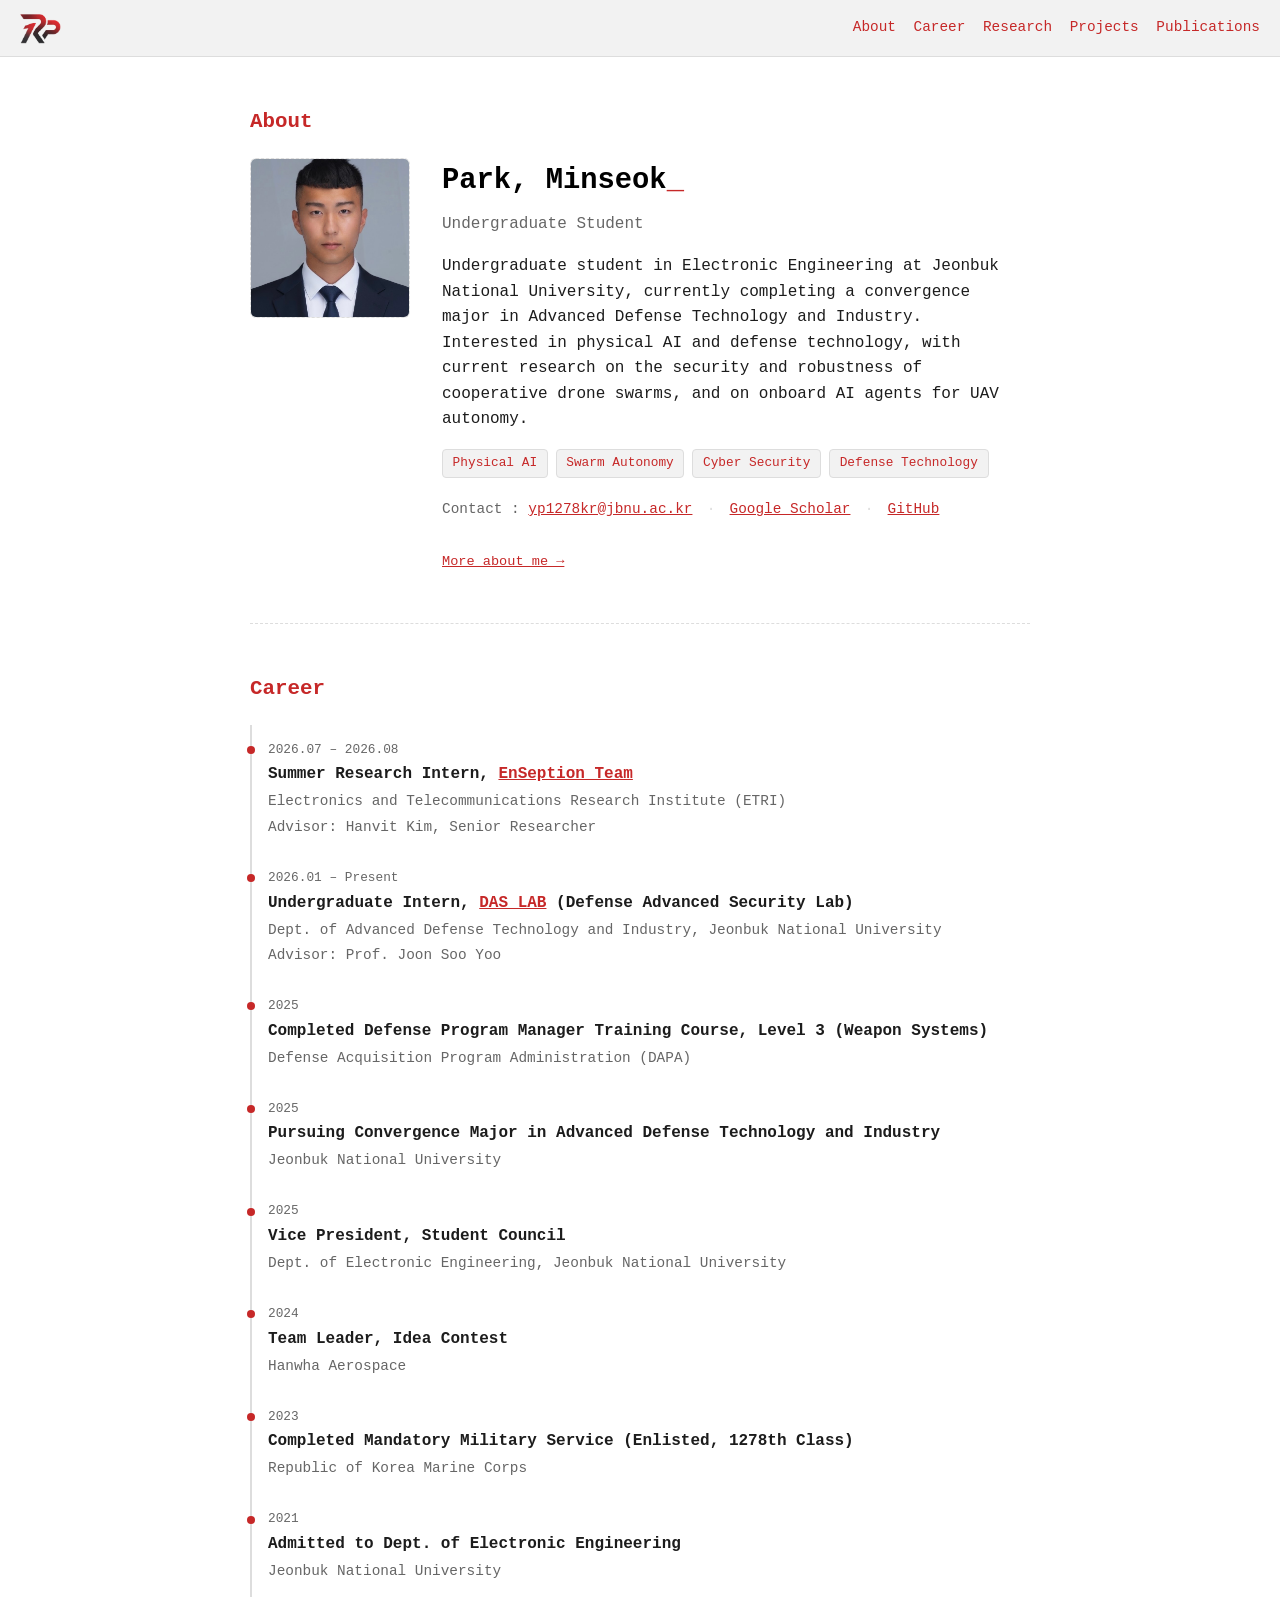
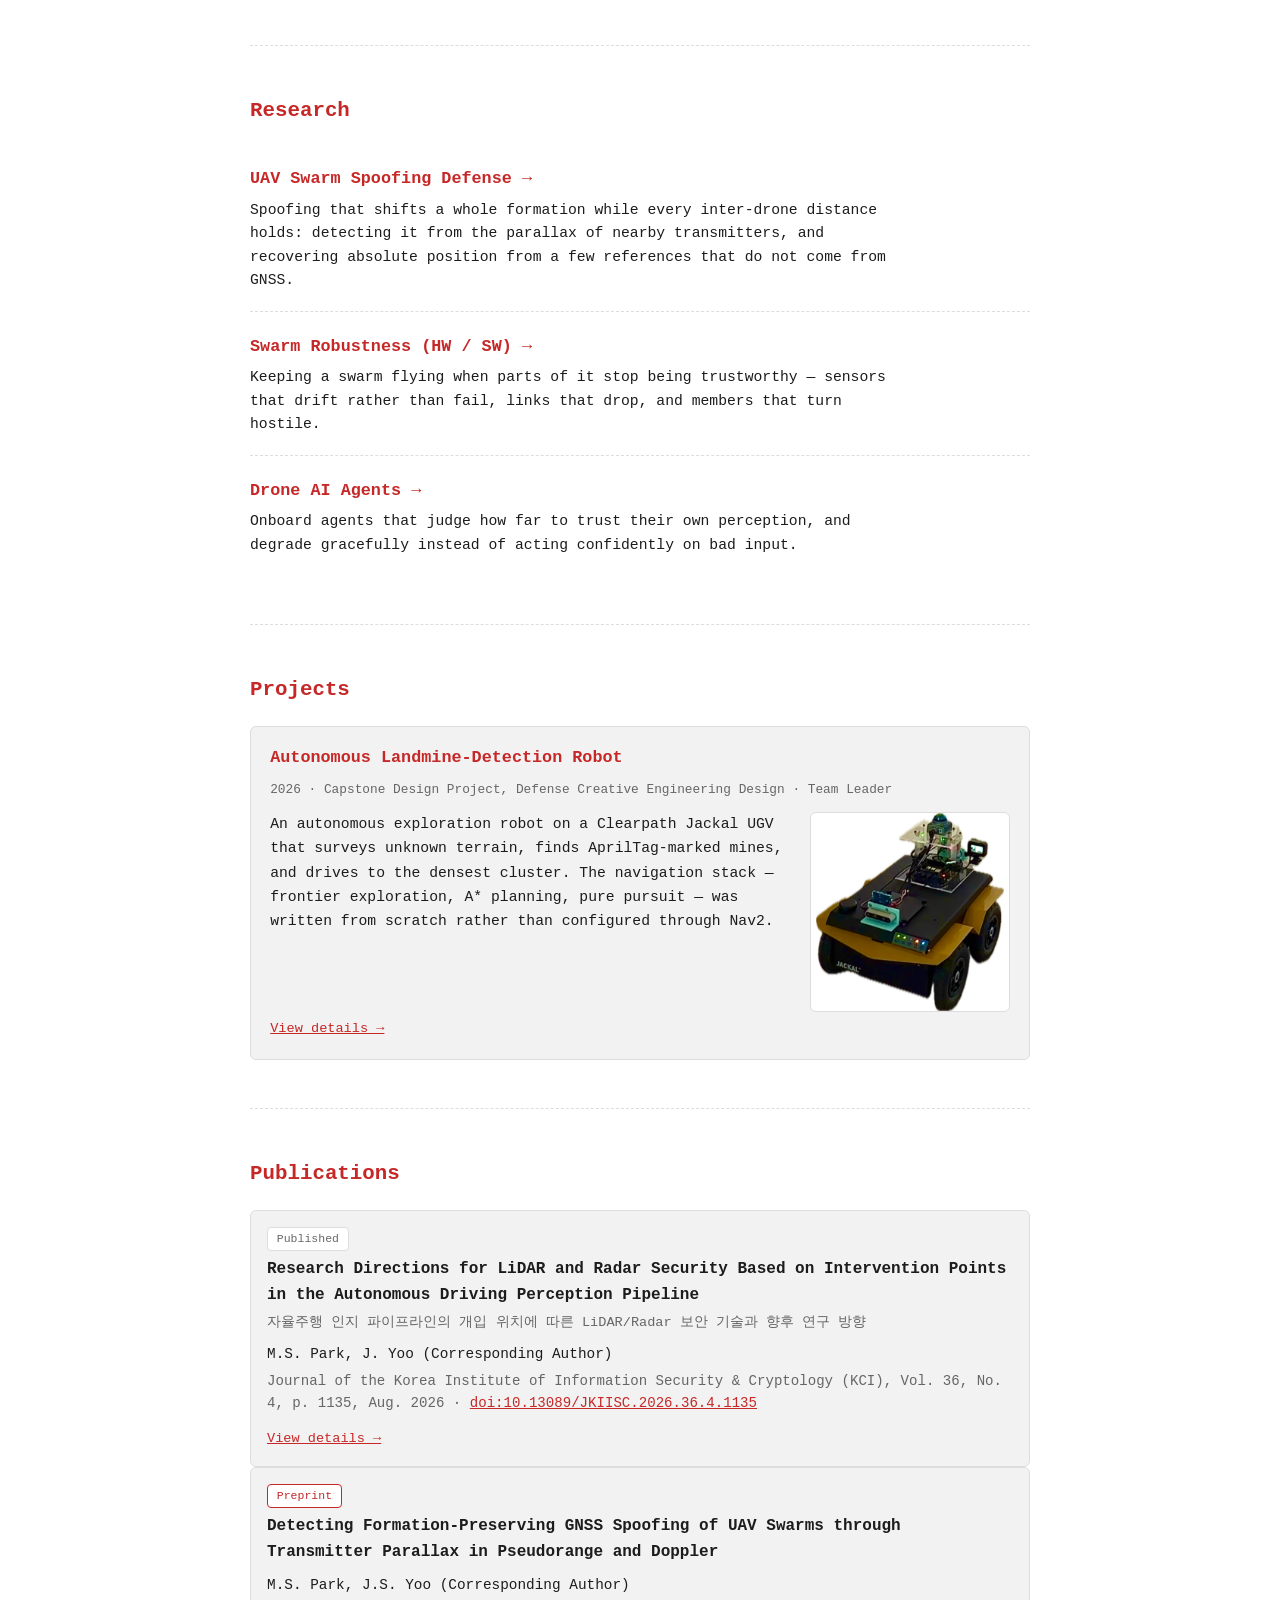
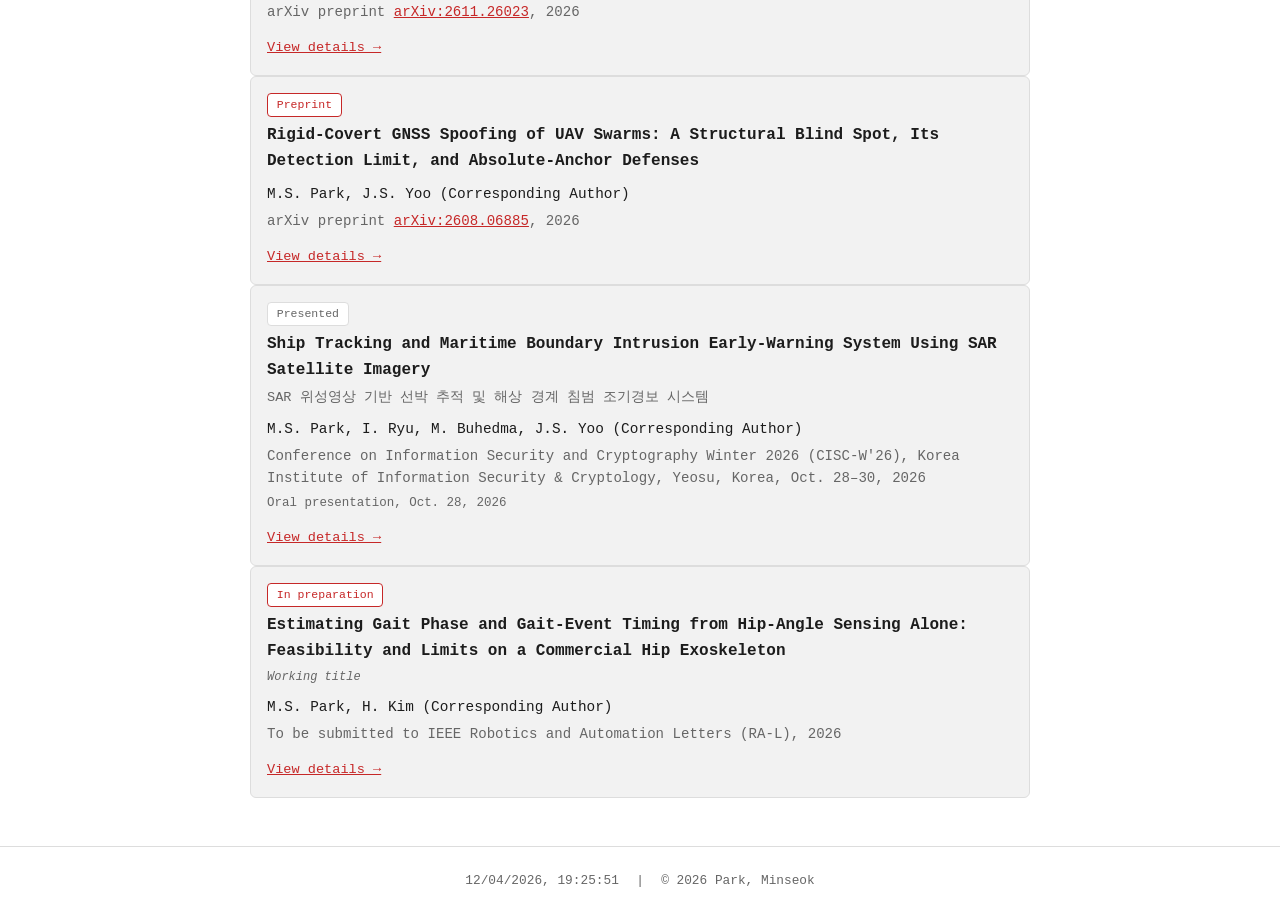
<file: index.html>
<!doctype html>
<html lang="en">
<head>
<meta charset="UTF-8">
<meta name="viewport" content="width=device-width, initial-scale=1.0">
<title>Park, Minseok</title>
<meta name="description" content="Park, Minseok — Physical AI, Defense Technology, Space Security &amp; Cyber Security researcher">
<link rel="icon" type="image/png" href="assets/favicon.png">
<link rel="stylesheet" href="css/style.css?v=19">
</head>
<body>

<header class="term-bar">
  <a href="/" class="home-btn" aria-label="Home"><img src="assets/logo.png" alt="Home" class="home-logo"></a>
  <nav class="term-nav">
    <a href="#about">About</a>
    <a href="#career">Career</a>
    <a href="#research">Research</a>
    <a href="#projects">Projects</a>
    <a href="#publications">Publications</a>
  </nav>
  <button class="term-nav-toggle" id="navToggle" aria-label="toggle menu">☰</button>
</header>

<main>

  <section id="about" class="section hero">
    <h2 class="section-title">About</h2>
    <div class="hero-body">
      <img class="avatar" id="avatar" src="assets/profile.jpg" alt="Park, Minseok">
      <div class="hero-text">
        <h1><span class="typed" id="typedName"></span><span class="cursor">_</span></h1>
        <p class="role">Undergraduate Student</p>
        <p class="bio">
          Undergraduate student in Electronic Engineering at Jeonbuk National University, currently
          completing a convergence major in Advanced Defense Technology and Industry. Interested in physical AI and
          defense technology, with current research on the security and robustness of cooperative drone
          swarms, and on onboard AI agents for UAV autonomy.
        </p>
        <div class="badges">
          <span class="badge">Physical AI</span>
          <span class="badge">Swarm Autonomy</span>
          <span class="badge">Cyber Security</span>
          <span class="badge">Defense Technology</span>
        </div>
        <p class="contact-line">Contact : <a href="mailto:yp1278kr@jbnu.ac.kr">yp1278kr@jbnu.ac.kr</a>
        <span class="contact-sep">·</span> <a href="https://scholar.google.com/citations?user=1pGmtR8AAAAJ" target="_blank" rel="noopener">Google Scholar</a>
        <span class="contact-sep">·</span> <a href="https://github.com/rokyp1278" target="_blank" rel="noopener">GitHub</a></p>
        <a href="/about.html" class="detail-cta">More about me &rarr;</a>
      </div>
    </div>
  </section>

  <section id="career" class="section">
    <h2 class="section-title">Career</h2>
    <ul class="timeline">
      <li>
        <span class="tl-date">2026.07 – 2026.08</span>
        <span class="tl-title">Summer Research Intern, <a href="https://enseptionteam.github.io/" target="_blank" rel="noopener">EnSeption Team</a></span>
        <span class="tl-org">Electronics and Telecommunications Research Institute (ETRI)</span>
        <span class="tl-org">Advisor: Hanvit Kim, Senior Researcher</span>
      </li>
      <li>
        <span class="tl-date">2026.01 – Present</span>
        <span class="tl-title">Undergraduate Intern, <a href="https://das.jbnu.ac.kr" target="_blank" rel="noopener">DAS LAB</a> (Defense Advanced Security Lab)</span>
        <span class="tl-org">Dept. of Advanced Defense Technology and Industry, Jeonbuk National University</span>
        <span class="tl-org">Advisor: Prof. Joon Soo Yoo</span>
      </li>
      <li>
        <span class="tl-date">2025</span>
        <span class="tl-title">Completed Defense Program Manager Training Course, Level 3 (Weapon Systems)</span>
        <span class="tl-org">Defense Acquisition Program Administration (DAPA)</span>
      </li>
      <li>
        <span class="tl-date">2025</span>
        <span class="tl-title">Pursuing Convergence Major in Advanced Defense Technology and Industry</span>
        <span class="tl-org">Jeonbuk National University</span>
      </li>
      <li>
        <span class="tl-date">2025</span>
        <span class="tl-title">Vice President, Student Council</span>
        <span class="tl-org">Dept. of Electronic Engineering, Jeonbuk National University</span>
      </li>
      <li>
        <span class="tl-date">2024</span>
        <span class="tl-title">Team Leader, Idea Contest</span>
        <span class="tl-org">Hanwha Aerospace</span>
      </li>
      <li>
        <span class="tl-date">2023</span>
        <span class="tl-title">Completed Mandatory Military Service (Enlisted, 1278th Class)</span>
        <span class="tl-org">Republic of Korea Marine Corps</span>
      </li>
      <li>
        <span class="tl-date">2021</span>
        <span class="tl-title">Admitted to Dept. of Electronic Engineering</span>
        <span class="tl-org">Jeonbuk National University</span>
      </li>
    </ul>
  </section>

  <section id="research" class="section">
    <h2 class="section-title">Research</h2>
    <ul class="res-list">
      <li>
        <a class="res-title" href="/research/uav-swarm-spoofing.html">UAV Swarm Spoofing Defense</a>
        <p>Spoofing that shifts a whole formation while every inter-drone distance holds: detecting it
        from the parallax of nearby transmitters, and recovering absolute position from a few references
        that do not come from GNSS.</p>
      </li>
      <li>
        <a class="res-title" href="/research/swarm-robustness.html">Swarm Robustness (HW / SW)</a>
        <p>Keeping a swarm flying when parts of it stop being trustworthy &mdash; sensors that drift
        rather than fail, links that drop, and members that turn hostile.</p>
      </li>
      <li>
        <a class="res-title" href="/research/drone-ai-agents.html">Drone AI Agents</a>
        <p>Onboard agents that judge how far to trust their own perception, and degrade gracefully
        instead of acting confidently on bad input.</p>
      </li>
    </ul>
  </section>

  <section id="projects" class="section">
    <h2 class="section-title">Projects</h2>
    <div class="cards stack">
      <div class="card">
        <h3><a href="/projects/jackal.html" class="card-link">Autonomous Landmine-Detection Robot</a></h3>
        <span class="proj-meta">2026 &middot; Capstone Design Project, Defense Creative Engineering Design &middot; Team Leader</span>
        <div class="project-desc">
          <p>An autonomous exploration robot on a Clearpath Jackal UGV that surveys unknown terrain, finds
          AprilTag-marked mines, and drives to the densest cluster. The navigation stack &mdash; frontier
          exploration, A* planning, pure pursuit &mdash; was written from scratch rather than configured
          through Nav2.</p>
          <img class="project-img" src="assets/jackal-robot.jpg" alt="Clearpath Jackal UGV with LiDAR, cameras, and Jetson mounted on top">
        </div>
        <a href="/projects/jackal.html" class="proj-link">View details &rarr;</a>
      </div>
    </div>
  </section>

  <section id="publications" class="section">
    <h2 class="section-title">Publications</h2>
    <ul class="pub-list">
      <li>
        <span class="pub-status accepted">Published</span>
        <span class="pub-title"><a href="/publications/lidar-radar-security.html" class="card-link">Research Directions for LiDAR and Radar Security Based on Intervention Points in the Autonomous Driving Perception Pipeline</a></span>
        <span class="pub-title-kr">자율주행 인지 파이프라인의 개입 위치에 따른 LiDAR/Radar 보안 기술과 향후 연구 방향</span>
        <span class="pub-authors">M.S. Park, J. Yoo (Corresponding Author)</span>
        <span class="pub-venue">Journal of the Korea Institute of Information Security &amp; Cryptology (KCI), Vol. 36, No. 4, p. 1135, Aug. 2026 &middot; <a href="https://doi.org/10.13089/JKIISC.2026.36.4.1135" target="_blank" rel="noopener">doi:10.13089/JKIISC.2026.36.4.1135</a></span>
        <a href="/publications/lidar-radar-security.html" class="proj-link">View details &rarr;</a>
      </li>
      <li>
        <span class="pub-status">Preprint</span>
        <span class="pub-title"><a href="/publications/swarm-parallax.html" class="card-link">Detecting Formation-Preserving GNSS Spoofing of UAV Swarms through Transmitter Parallax in Pseudorange and Doppler</a></span>
        <span class="pub-authors">M.S. Park, J.S. Yoo (Corresponding Author)</span>
        <span class="pub-venue">arXiv preprint <a href="https://arxiv.org/abs/2611.26023" target="_blank" rel="noopener">arXiv:2611.26023</a>, 2026</span>
        <a href="/publications/swarm-parallax.html" class="proj-link">View details &rarr;</a>
      </li>
      <li>
        <span class="pub-status">Preprint</span>
        <span class="pub-title"><a href="/publications/rigidshift.html" class="card-link">Rigid-Covert GNSS Spoofing of UAV Swarms: A Structural Blind Spot, Its Detection Limit, and Absolute-Anchor Defenses</a></span>
        <span class="pub-authors">M.S. Park, J.S. Yoo (Corresponding Author)</span>
        <span class="pub-venue">arXiv preprint <a href="https://arxiv.org/abs/2608.06885" target="_blank" rel="noopener">arXiv:2608.06885</a>, 2026</span>
        <a href="/publications/rigidshift.html" class="proj-link">View details &rarr;</a>
      </li>
      <li>
        <span class="pub-status accepted">Presented</span>
        <span class="pub-title"><a href="/publications/sar-ship-tracking.html" class="card-link">Ship Tracking and Maritime Boundary Intrusion Early-Warning System Using SAR Satellite Imagery</a></span>
        <span class="pub-title-kr">SAR 위성영상 기반 선박 추적 및 해상 경계 침범 조기경보 시스템</span>
        <span class="pub-authors">M.S. Park, I. Ryu, M. Buhedma, J.S. Yoo (Corresponding Author)</span>
        <span class="pub-venue">Conference on Information Security and Cryptography Winter 2026 (CISC-W'26), Korea Institute of Information Security &amp; Cryptology, Yeosu, Korea, Oct. 28&ndash;30, 2026</span>
        <span class="pub-dates">Oral presentation, Oct. 28, 2026</span>
        <a href="/publications/sar-ship-tracking.html" class="proj-link">View details &rarr;</a>
      </li>
      <li>
        <span class="pub-status">In preparation</span>
        <span class="pub-title"><a href="/publications/gait-timing.html" class="card-link">Estimating Gait Phase and Gait-Event Timing from Hip-Angle Sensing Alone: Feasibility and Limits on a Commercial Hip Exoskeleton</a></span>
        <span class="pub-note">Working title</span>
        <span class="pub-authors">M.S. Park, H. Kim (Corresponding Author)</span>
        <span class="pub-venue">To be submitted to IEEE Robotics and Automation Letters (RA-L), 2026</span>
        <a href="/publications/gait-timing.html" class="proj-link">View details &rarr;</a>
      </li>
    </ul>
  </section>

</main>

<footer class="term-footer">
  <span id="clock"></span>
  <span class="footer-sep">|</span>
  <span>© <span id="year"></span> Park, Minseok</span>
</footer>

<script src="js/script.js"></script>
</body>
</html>
</file>
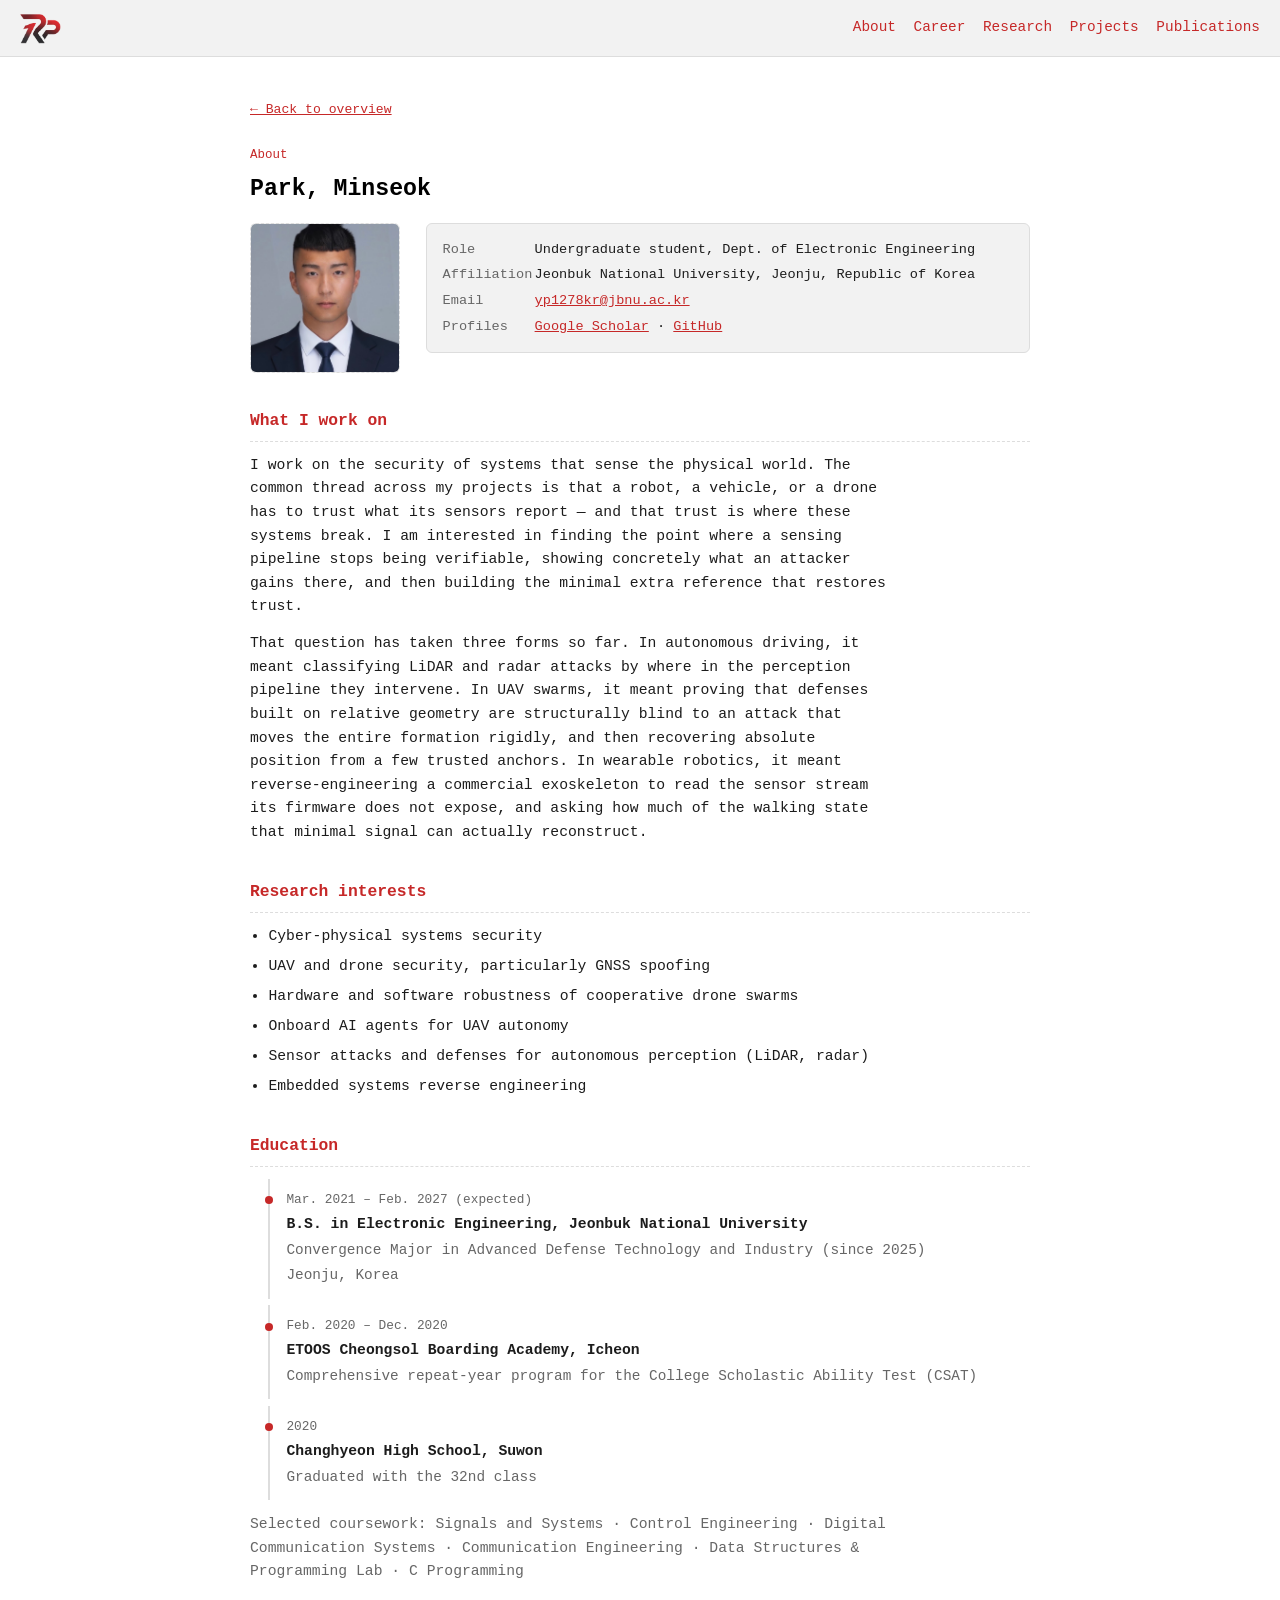
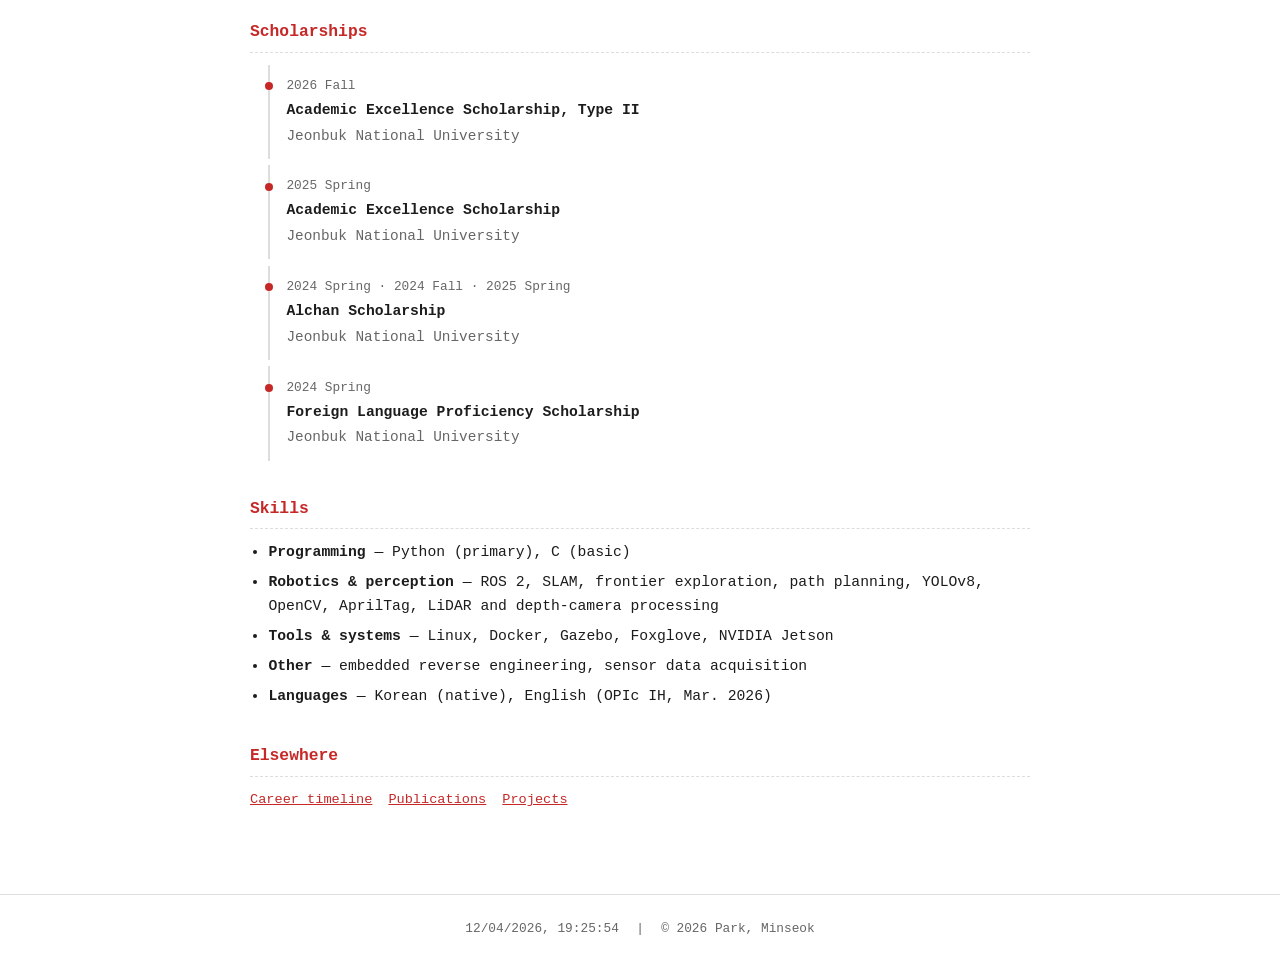
<file: about.html>
<!doctype html>
<html lang="en">
<head>
<meta charset="UTF-8">
<meta name="viewport" content="width=device-width, initial-scale=1.0">
<title>About — Park, Minseok</title>
<meta name="description" content="Park, Minseok — research interests, education, scholarships, and skills">
<link rel="icon" type="image/png" href="/assets/favicon.png">
<link rel="stylesheet" href="/css/style.css?v=19">
</head>
<body>

<header class="term-bar">
  <a href="/" class="home-btn" aria-label="Home"><img src="/assets/logo.png" alt="Home" class="home-logo"></a>
  <nav class="term-nav">
    <a href="/#about">About</a>
    <a href="/#career">Career</a>
    <a href="/#research">Research</a>
    <a href="/#projects">Projects</a>
    <a href="/#publications">Publications</a>
  </nav>
  <button class="term-nav-toggle" id="navToggle" aria-label="toggle menu">☰</button>
</header>

<main>
  <article class="detail">
    <a href="/#about" class="back-link">← Back to overview</a>

    <span class="detail-kicker">About</span>
    <h1 class="detail-title">Park, Minseok</h1>

    <div class="detail-hero">
      <img class="avatar" src="/assets/profile.jpg" alt="Park, Minseok">
      <div class="detail-meta">
        <span><span class="label">Role</span><span class="val">Undergraduate student, Dept. of Electronic Engineering</span></span>
        <span><span class="label">Affiliation</span><span class="val">Jeonbuk National University, Jeonju, Republic of Korea</span></span>
        <span><span class="label">Email</span><span class="val"><a href="mailto:yp1278kr@jbnu.ac.kr">yp1278kr@jbnu.ac.kr</a></span></span>
        <span><span class="label">Profiles</span><span class="val"><a href="https://scholar.google.com/citations?user=1pGmtR8AAAAJ" target="_blank" rel="noopener">Google Scholar</a> · <a href="https://github.com/rokyp1278" target="_blank" rel="noopener">GitHub</a></span></span>
      </div>
    </div>

    <section class="detail-section">
      <h2>What I work on</h2>
      <p>I work on the security of systems that sense the physical world. The common thread across my
      projects is that a robot, a vehicle, or a drone has to trust what its sensors report — and that
      trust is where these systems break. I am interested in finding the point where a sensing pipeline
      stops being verifiable, showing concretely what an attacker gains there, and then building the
      minimal extra reference that restores trust.</p>
      <p>That question has taken three forms so far. In autonomous driving, it meant classifying LiDAR
      and radar attacks by where in the perception pipeline they intervene. In UAV swarms, it meant
      proving that defenses built on relative geometry are structurally blind to an attack that moves
      the entire formation rigidly, and then recovering absolute position from a few trusted anchors. In
      wearable robotics, it meant reverse-engineering a commercial exoskeleton to read the sensor stream
      its firmware does not expose, and asking how much of the walking state that minimal signal can
      actually reconstruct.</p>
    </section>

    <section class="detail-section">
      <h2>Research interests</h2>
      <ul>
        <li>Cyber-physical systems security</li>
        <li>UAV and drone security, particularly GNSS spoofing</li>
        <li>Hardware and software robustness of cooperative drone swarms</li>
        <li>Onboard AI agents for UAV autonomy</li>
        <li>Sensor attacks and defenses for autonomous perception (LiDAR, radar)</li>
        <li>Embedded systems reverse engineering</li>
      </ul>
    </section>

    <section class="detail-section">
      <h2>Education</h2>
      <ul class="timeline">
        <li>
          <span class="tl-date">Mar. 2021 – Feb. 2027 (expected)</span>
          <span class="tl-title">B.S. in Electronic Engineering, Jeonbuk National University</span>
          <span class="tl-org">Convergence Major in Advanced Defense Technology and Industry (since 2025)</span>
          <span class="tl-org">Jeonju, Korea</span>
        </li>
        <li>
          <span class="tl-date">Feb. 2020 – Dec. 2020</span>
          <span class="tl-title">ETOOS Cheongsol Boarding Academy, Icheon</span>
          <span class="tl-org">Comprehensive repeat-year program for the College Scholastic Ability Test (CSAT)</span>
        </li>
        <li>
          <span class="tl-date">2020</span>
          <span class="tl-title">Changhyeon High School, Suwon</span>
          <span class="tl-org">Graduated with the 32nd class</span>
        </li>
      </ul>
      <p class="detail-note">Selected coursework: Signals and Systems · Control Engineering · Digital
      Communication Systems · Communication Engineering · Data Structures &amp; Programming Lab ·
      C Programming</p>
    </section>

    <section class="detail-section">
      <h2>Scholarships</h2>
      <ul class="timeline">
        <li>
          <span class="tl-date">2026 Fall</span>
          <span class="tl-title">Academic Excellence Scholarship, Type II</span>
          <span class="tl-org">Jeonbuk National University</span>
        </li>
        <li>
          <span class="tl-date">2025 Spring</span>
          <span class="tl-title">Academic Excellence Scholarship</span>
          <span class="tl-org">Jeonbuk National University</span>
        </li>
        <li>
          <span class="tl-date">2024 Spring · 2024 Fall · 2025 Spring</span>
          <span class="tl-title">Alchan Scholarship</span>
          <span class="tl-org">Jeonbuk National University</span>
        </li>
        <li>
          <span class="tl-date">2024 Spring</span>
          <span class="tl-title">Foreign Language Proficiency Scholarship</span>
          <span class="tl-org">Jeonbuk National University</span>
        </li>
      </ul>
    </section>

    <section class="detail-section">
      <h2>Skills</h2>
      <ul>
        <li><strong>Programming</strong> — Python (primary), C (basic)</li>
        <li><strong>Robotics &amp; perception</strong> — ROS 2, SLAM, frontier exploration, path
        planning, YOLOv8, OpenCV, AprilTag, LiDAR and depth-camera processing</li>
        <li><strong>Tools &amp; systems</strong> — Linux, Docker, Gazebo, Foxglove, NVIDIA Jetson</li>
        <li><strong>Other</strong> — embedded reverse engineering, sensor data acquisition</li>
        <li><strong>Languages</strong> — Korean (native), English (OPIc IH, Mar. 2026)</li>
      </ul>
    </section>

    <section class="detail-section">
      <h2>Elsewhere</h2>
      <div class="detail-links">
        <a href="/#career">Career timeline</a>
        <a href="/#publications">Publications</a>
        <a href="/#projects">Projects</a>
      </div>
    </section>
  </article>
</main>

<footer class="term-footer">
  <span id="clock"></span>
  <span class="footer-sep">|</span>
  <span>© <span id="year"></span> Park, Minseok</span>
</footer>

<script src="/js/script.js"></script>
</body>
</html>
</file>
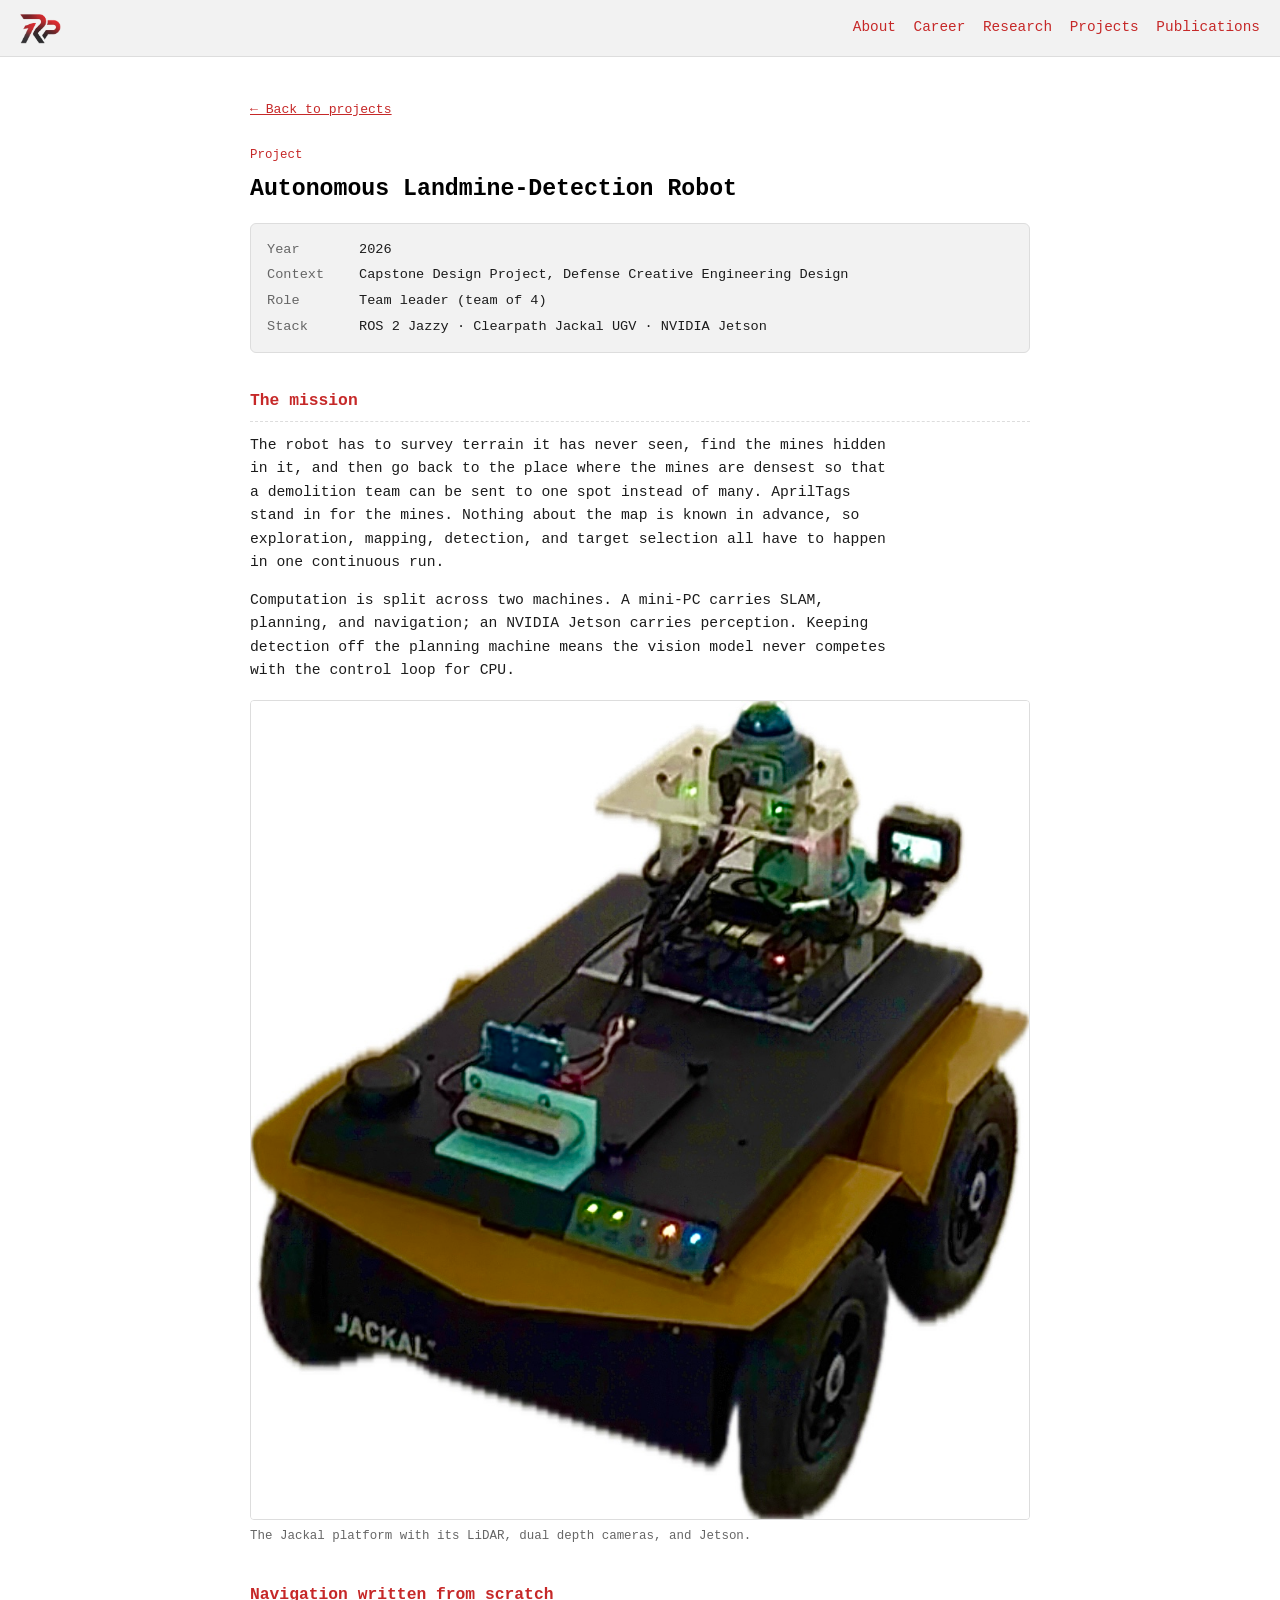
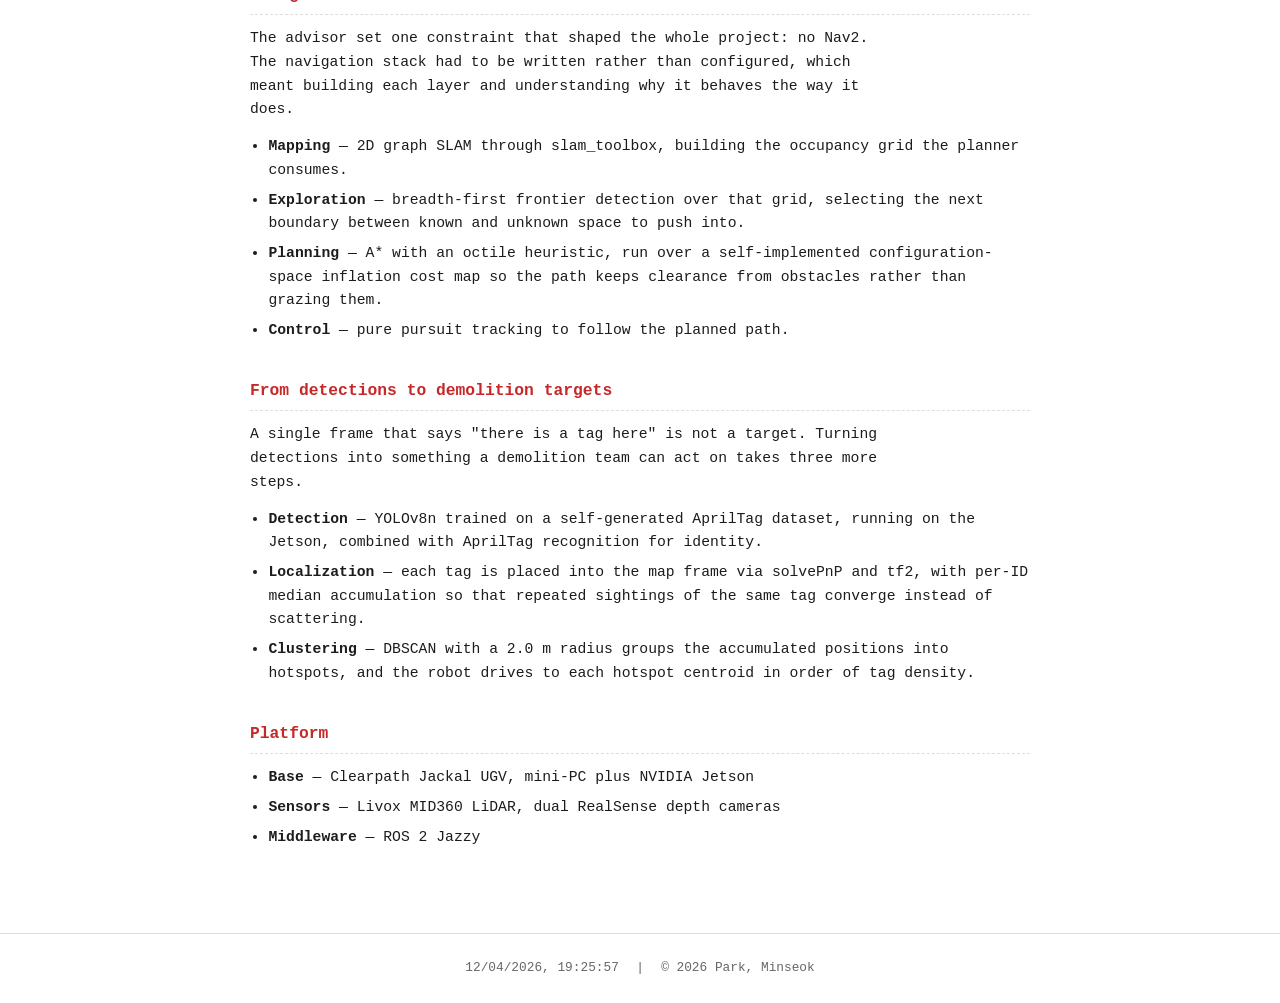
<file: projects/jackal.html>
<!doctype html>
<html lang="en">
<head>
<meta charset="UTF-8">
<meta name="viewport" content="width=device-width, initial-scale=1.0">
<title>Autonomous Landmine-Detection Robot — Park, Minseok</title>
<meta name="description" content="Autonomy stack for a mine-survey mission on a Clearpath Jackal UGV: graph SLAM, frontier exploration, a hand-written A* and pure pursuit navigation stack, and AprilTag hotspot clustering.">
<link rel="icon" type="image/png" href="/assets/favicon.png">
<link rel="stylesheet" href="/css/style.css?v=19">
</head>
<body>

<header class="term-bar">
  <a href="/" class="home-btn" aria-label="Home"><img src="/assets/logo.png" alt="Home" class="home-logo"></a>
  <nav class="term-nav">
    <a href="/#about">About</a>
    <a href="/#career">Career</a>
    <a href="/#research">Research</a>
    <a href="/#projects">Projects</a>
    <a href="/#publications">Publications</a>
  </nav>
  <button class="term-nav-toggle" id="navToggle" aria-label="toggle menu">☰</button>
</header>

<main>
  <article class="detail">
    <a href="/#projects" class="back-link">← Back to projects</a>

    <span class="detail-kicker">Project</span>
    <h1 class="detail-title">Autonomous Landmine-Detection Robot</h1>

    <div class="detail-meta">
      <span><span class="label">Year</span><span class="val">2026</span></span>
      <span><span class="label">Context</span><span class="val">Capstone Design Project, Defense Creative Engineering Design</span></span>
      <span><span class="label">Role</span><span class="val">Team leader (team of 4)</span></span>
      <span><span class="label">Stack</span><span class="val">ROS 2 Jazzy · Clearpath Jackal UGV · NVIDIA Jetson</span></span>
    </div>

    <section class="detail-section">
      <h2>The mission</h2>
      <p>The robot has to survey terrain it has never seen, find the mines hidden in it, and then go
      back to the place where the mines are densest so that a demolition team can be sent to one spot
      instead of many. AprilTags stand in for the mines. Nothing about the map is known in advance, so
      exploration, mapping, detection, and target selection all have to happen in one continuous run.</p>
      <p>Computation is split across two machines. A mini-PC carries SLAM, planning, and navigation; an
      NVIDIA Jetson carries perception. Keeping detection off the planning machine means the vision model
      never competes with the control loop for CPU.</p>
      <figure class="detail-figure">
        <img src="/assets/jackal-robot.jpg" alt="Clearpath Jackal UGV with a Livox LiDAR, dual depth cameras, and a Jetson mounted on top">
        <figcaption>The Jackal platform with its LiDAR, dual depth cameras, and Jetson.</figcaption>
      </figure>
    </section>

    <section class="detail-section">
      <h2>Navigation written from scratch</h2>
      <p>The advisor set one constraint that shaped the whole project: no Nav2. The navigation stack had
      to be written rather than configured, which meant building each layer and understanding why it
      behaves the way it does.</p>
      <ul>
        <li><strong>Mapping</strong> — 2D graph SLAM through <code>slam_toolbox</code>, building the
        occupancy grid the planner consumes.</li>
        <li><strong>Exploration</strong> — breadth-first frontier detection over that grid, selecting
        the next boundary between known and unknown space to push into.</li>
        <li><strong>Planning</strong> — A* with an octile heuristic, run over a self-implemented
        configuration-space inflation cost map so the path keeps clearance from obstacles rather than
        grazing them.</li>
        <li><strong>Control</strong> — pure pursuit tracking to follow the planned path.</li>
      </ul>
    </section>

    <section class="detail-section">
      <h2>From detections to demolition targets</h2>
      <p>A single frame that says "there is a tag here" is not a target. Turning detections into
      something a demolition team can act on takes three more steps.</p>
      <ul>
        <li><strong>Detection</strong> — YOLOv8n trained on a self-generated AprilTag dataset, running
        on the Jetson, combined with AprilTag recognition for identity.</li>
        <li><strong>Localization</strong> — each tag is placed into the map frame via
        <code>solvePnP</code> and <code>tf2</code>, with per-ID median accumulation so that repeated
        sightings of the same tag converge instead of scattering.</li>
        <li><strong>Clustering</strong> — DBSCAN with a 2.0 m radius groups the accumulated positions
        into hotspots, and the robot drives to each hotspot centroid in order of tag density.</li>
      </ul>
    </section>

    <section class="detail-section">
      <h2>Platform</h2>
      <ul>
        <li><strong>Base</strong> — Clearpath Jackal UGV, mini-PC plus NVIDIA Jetson</li>
        <li><strong>Sensors</strong> — Livox MID360 LiDAR, dual RealSense depth cameras</li>
        <li><strong>Middleware</strong> — ROS 2 Jazzy</li>
      </ul>
    </section>
  </article>
</main>

<footer class="term-footer">
  <span id="clock"></span>
  <span class="footer-sep">|</span>
  <span>© <span id="year"></span> Park, Minseok</span>
</footer>

<script src="/js/script.js"></script>
</body>
</html>
</file>
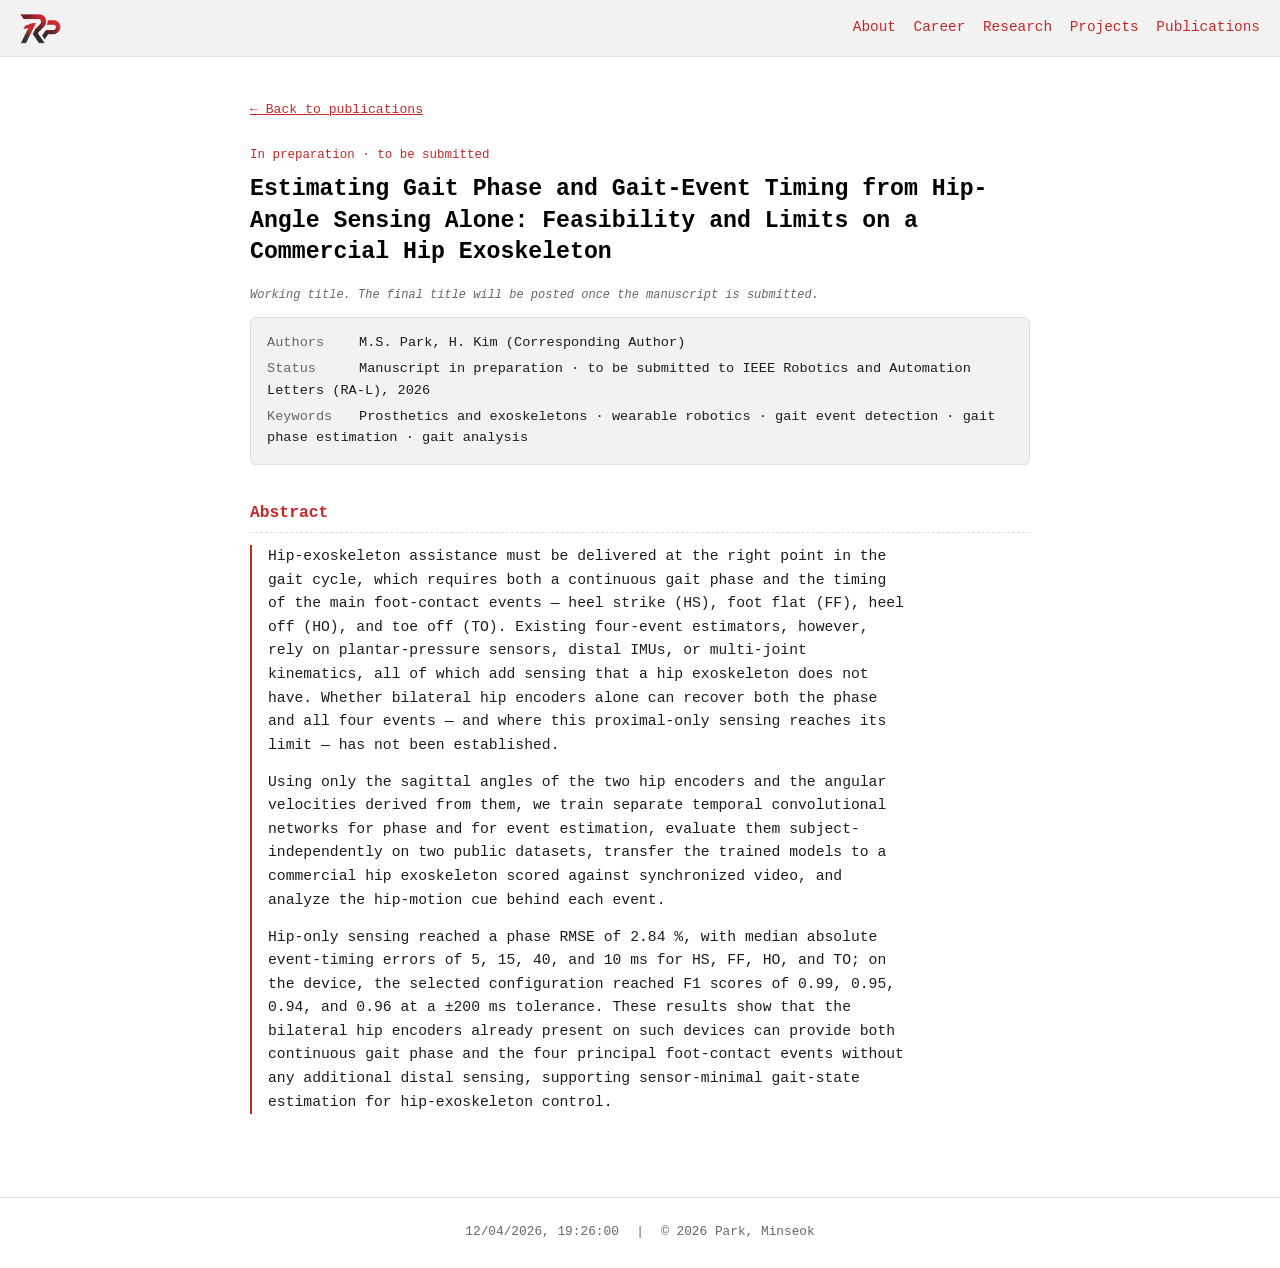
<file: publications/gait-timing.html>
<!doctype html>
<html lang="en">
<head>
<meta charset="UTF-8">
<meta name="viewport" content="width=device-width, initial-scale=1.0">
<title>Gait Phase and Event Timing from Hip-Angle Sensing — Park, Minseok</title>
<meta name="description" content="Manuscript in preparation: recovering continuous gait phase and four foot-contact events from bilateral hip encoders alone, validated on a commercial hip exoskeleton.">
<link rel="icon" type="image/png" href="/assets/favicon.png">
<link rel="stylesheet" href="/css/style.css?v=19">
</head>
<body>

<header class="term-bar">
  <a href="/" class="home-btn" aria-label="Home"><img src="/assets/logo.png" alt="Home" class="home-logo"></a>
  <nav class="term-nav">
    <a href="/#about">About</a>
    <a href="/#career">Career</a>
    <a href="/#research">Research</a>
    <a href="/#projects">Projects</a>
    <a href="/#publications">Publications</a>
  </nav>
  <button class="term-nav-toggle" id="navToggle" aria-label="toggle menu">☰</button>
</header>

<main>
  <article class="detail">
    <a href="/#publications" class="back-link">← Back to publications</a>

    <span class="detail-kicker">In preparation · to be submitted</span>
    <h1 class="detail-title">Estimating Gait Phase and Gait-Event Timing from Hip-Angle Sensing Alone: Feasibility and Limits on a Commercial Hip Exoskeleton</h1>
    <p class="pub-note">Working title. The final title will be posted once the manuscript is submitted.</p>

    <div class="detail-meta">
      <span><span class="label">Authors</span><span class="val">M.S. Park, H. Kim (Corresponding Author)</span></span>
      <span><span class="label">Status</span><span class="val">Manuscript in preparation · to be submitted to IEEE Robotics and Automation Letters (RA-L), 2026</span></span>
      <span><span class="label">Keywords</span><span class="val">Prosthetics and exoskeletons · wearable robotics · gait event detection · gait phase estimation · gait analysis</span></span>
    </div>

    <section class="detail-section">
      <h2>Abstract</h2>
      <div class="abstract">
        <p>Hip-exoskeleton assistance must be delivered at the right point in the gait cycle, which
        requires both a continuous gait phase and the timing of the main foot-contact events — heel
        strike (HS), foot flat (FF), heel off (HO), and toe off (TO). Existing four-event estimators,
        however, rely on plantar-pressure sensors, distal IMUs, or multi-joint kinematics, all of which
        add sensing that a hip exoskeleton does not have. Whether bilateral hip encoders alone can
        recover both the phase and all four events — and where this proximal-only sensing reaches its
        limit — has not been established.</p>
        <p>Using only the sagittal angles of the two hip encoders and the angular velocities derived
        from them, we train separate temporal convolutional networks for phase and for event estimation,
        evaluate them subject-independently on two public datasets, transfer the trained models to a
        commercial hip exoskeleton scored against synchronized video, and analyze the hip-motion cue
        behind each event.</p>
        <p>Hip-only sensing reached a phase RMSE of 2.84 %, with median absolute event-timing errors of
        5, 15, 40, and 10 ms for HS, FF, HO, and TO; on the device, the selected configuration reached
        F1 scores of 0.99, 0.95, 0.94, and 0.96 at a ±200 ms tolerance. These results show that the
        bilateral hip encoders already present on such devices can provide both continuous gait phase
        and the four principal foot-contact events without any additional distal sensing, supporting
        sensor-minimal gait-state estimation for hip-exoskeleton control.</p>
      </div>
    </section>
  </article>
</main>

<footer class="term-footer">
  <span id="clock"></span>
  <span class="footer-sep">|</span>
  <span>© <span id="year"></span> Park, Minseok</span>
</footer>

<script src="/js/script.js"></script>
</body>
</html>
</file>
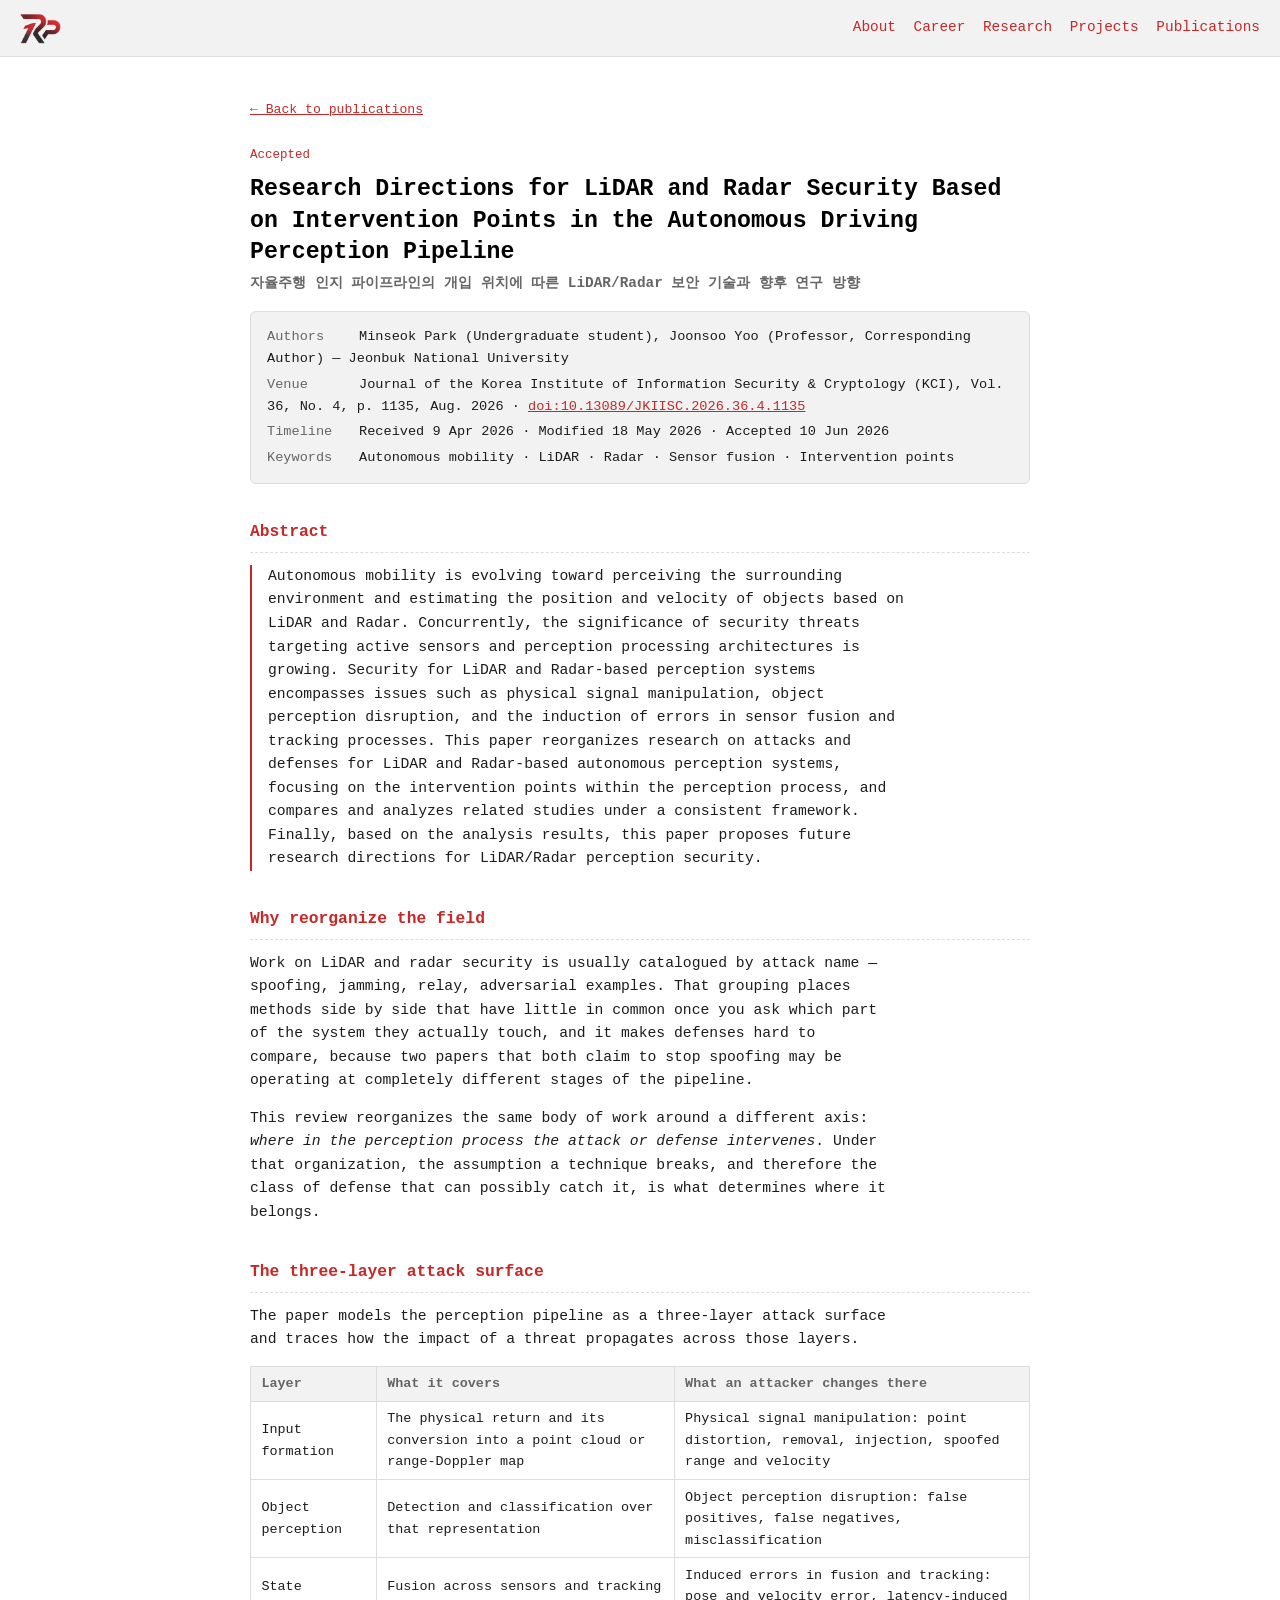
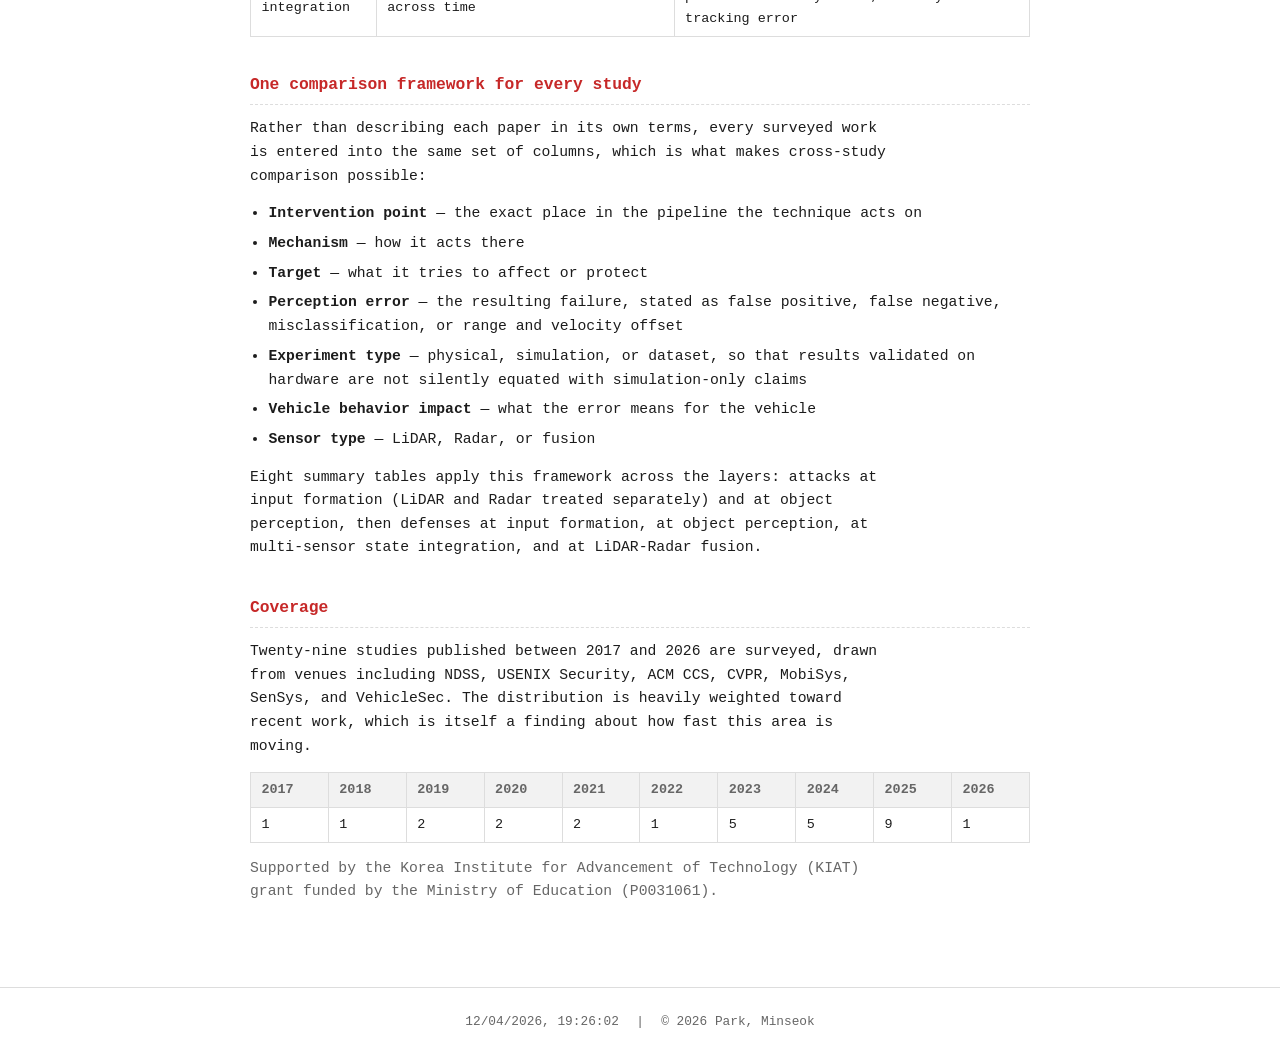
<file: publications/lidar-radar-security.html>
<!doctype html>
<html lang="en">
<head>
<meta charset="UTF-8">
<meta name="viewport" content="width=device-width, initial-scale=1.0">
<title>LiDAR and Radar Security Research Directions — Park, Minseok</title>
<meta name="description" content="JKIISC 2026 — reorganizing LiDAR and radar attacks and defenses by their intervention point across a three-layer perception attack surface.">
<link rel="icon" type="image/png" href="/assets/favicon.png">
<link rel="stylesheet" href="/css/style.css?v=19">
</head>
<body>

<header class="term-bar">
  <a href="/" class="home-btn" aria-label="Home"><img src="/assets/logo.png" alt="Home" class="home-logo"></a>
  <nav class="term-nav">
    <a href="/#about">About</a>
    <a href="/#career">Career</a>
    <a href="/#research">Research</a>
    <a href="/#projects">Projects</a>
    <a href="/#publications">Publications</a>
  </nav>
  <button class="term-nav-toggle" id="navToggle" aria-label="toggle menu">☰</button>
</header>

<main>
  <article class="detail">
    <a href="/#publications" class="back-link">← Back to publications</a>

    <span class="detail-kicker">Accepted</span>
    <h1 class="detail-title">Research Directions for LiDAR and Radar Security Based on Intervention Points in the Autonomous Driving Perception Pipeline
      <span class="detail-title-kr">자율주행 인지 파이프라인의 개입 위치에 따른 LiDAR/Radar 보안 기술과 향후 연구 방향</span>
    </h1>

    <div class="detail-meta">
      <span><span class="label">Authors</span><span class="val">Minseok Park (Undergraduate student), Joonsoo Yoo (Professor, Corresponding Author) — Jeonbuk National University</span></span>
      <span><span class="label">Venue</span><span class="val">Journal of the Korea Institute of Information Security &amp; Cryptology (KCI), Vol. 36, No. 4, p. 1135, Aug. 2026 &middot; <a href="https://doi.org/10.13089/JKIISC.2026.36.4.1135" target="_blank" rel="noopener">doi:10.13089/JKIISC.2026.36.4.1135</a></span></span>
      <span><span class="label">Timeline</span><span class="val">Received 9 Apr 2026 · Modified 18 May 2026 · Accepted 10 Jun 2026</span></span>
      <span><span class="label">Keywords</span><span class="val">Autonomous mobility · LiDAR · Radar · Sensor fusion · Intervention points</span></span>
    </div>

    <section class="detail-section">
      <h2>Abstract</h2>
      <div class="abstract">
        <p>Autonomous mobility is evolving toward perceiving the surrounding environment and estimating
        the position and velocity of objects based on LiDAR and Radar. Concurrently, the significance of
        security threats targeting active sensors and perception processing architectures is growing.
        Security for LiDAR and Radar-based perception systems encompasses issues such as physical signal
        manipulation, object perception disruption, and the induction of errors in sensor fusion and
        tracking processes. This paper reorganizes research on attacks and defenses for LiDAR and
        Radar-based autonomous perception systems, focusing on the intervention points within the
        perception process, and compares and analyzes related studies under a consistent framework.
        Finally, based on the analysis results, this paper proposes future research directions for
        LiDAR/Radar perception security.</p>
      </div>
    </section>

    <section class="detail-section">
      <h2>Why reorganize the field</h2>
      <p>Work on LiDAR and radar security is usually catalogued by attack name — spoofing, jamming,
      relay, adversarial examples. That grouping places methods side by side that have little in common
      once you ask which part of the system they actually touch, and it makes defenses hard to compare,
      because two papers that both claim to stop spoofing may be operating at completely different
      stages of the pipeline.</p>
      <p>This review reorganizes the same body of work around a different axis: <em>where in the
      perception process the attack or defense intervenes</em>. Under that organization, the assumption
      a technique breaks, and therefore the class of defense that can possibly catch it, is what
      determines where it belongs.</p>
    </section>

    <section class="detail-section">
      <h2>The three-layer attack surface</h2>
      <p>The paper models the perception pipeline as a three-layer attack surface and traces how the
      impact of a threat propagates across those layers.</p>
      <div class="table-scroll">
        <table class="data-table">
          <thead>
            <tr><th>Layer</th><th>What it covers</th><th>What an attacker changes there</th></tr>
          </thead>
          <tbody>
            <tr>
              <td>Input formation</td>
              <td>The physical return and its conversion into a point cloud or range-Doppler map</td>
              <td>Physical signal manipulation: point distortion, removal, injection, spoofed range and velocity</td>
            </tr>
            <tr>
              <td>Object perception</td>
              <td>Detection and classification over that representation</td>
              <td>Object perception disruption: false positives, false negatives, misclassification</td>
            </tr>
            <tr>
              <td>State integration</td>
              <td>Fusion across sensors and tracking across time</td>
              <td>Induced errors in fusion and tracking: pose and velocity error, latency-induced tracking error</td>
            </tr>
          </tbody>
        </table>
      </div>
    </section>

    <section class="detail-section">
      <h2>One comparison framework for every study</h2>
      <p>Rather than describing each paper in its own terms, every surveyed work is entered into the
      same set of columns, which is what makes cross-study comparison possible:</p>
      <ul>
        <li><strong>Intervention point</strong> — the exact place in the pipeline the technique acts on</li>
        <li><strong>Mechanism</strong> — how it acts there</li>
        <li><strong>Target</strong> — what it tries to affect or protect</li>
        <li><strong>Perception error</strong> — the resulting failure, stated as false positive, false negative, misclassification, or range and velocity offset</li>
        <li><strong>Experiment type</strong> — physical, simulation, or dataset, so that results validated on hardware are not silently equated with simulation-only claims</li>
        <li><strong>Vehicle behavior impact</strong> — what the error means for the vehicle</li>
        <li><strong>Sensor type</strong> — LiDAR, Radar, or fusion</li>
      </ul>
      <p>Eight summary tables apply this framework across the layers: attacks at input formation
      (LiDAR and Radar treated separately) and at object perception, then defenses at input formation,
      at object perception, at multi-sensor state integration, and at LiDAR-Radar fusion.</p>
    </section>

    <section class="detail-section">
      <h2>Coverage</h2>
      <p>Twenty-nine studies published between 2017 and 2026 are surveyed, drawn from venues including
      NDSS, USENIX Security, ACM CCS, CVPR, MobiSys, SenSys, and VehicleSec. The distribution is heavily
      weighted toward recent work, which is itself a finding about how fast this area is moving.</p>
      <div class="table-scroll">
        <table class="data-table">
          <thead>
            <tr><th>2017</th><th>2018</th><th>2019</th><th>2020</th><th>2021</th><th>2022</th><th>2023</th><th>2024</th><th>2025</th><th>2026</th></tr>
          </thead>
          <tbody>
            <tr><td>1</td><td>1</td><td>2</td><td>2</td><td>2</td><td>1</td><td>5</td><td>5</td><td>9</td><td>1</td></tr>
          </tbody>
        </table>
      </div>
      <p class="detail-note">Supported by the Korea Institute for Advancement of Technology (KIAT) grant
      funded by the Ministry of Education (P0031061).</p>
    </section>
  </article>
</main>

<footer class="term-footer">
  <span id="clock"></span>
  <span class="footer-sep">|</span>
  <span>© <span id="year"></span> Park, Minseok</span>
</footer>

<script src="/js/script.js"></script>
</body>
</html>
</file>
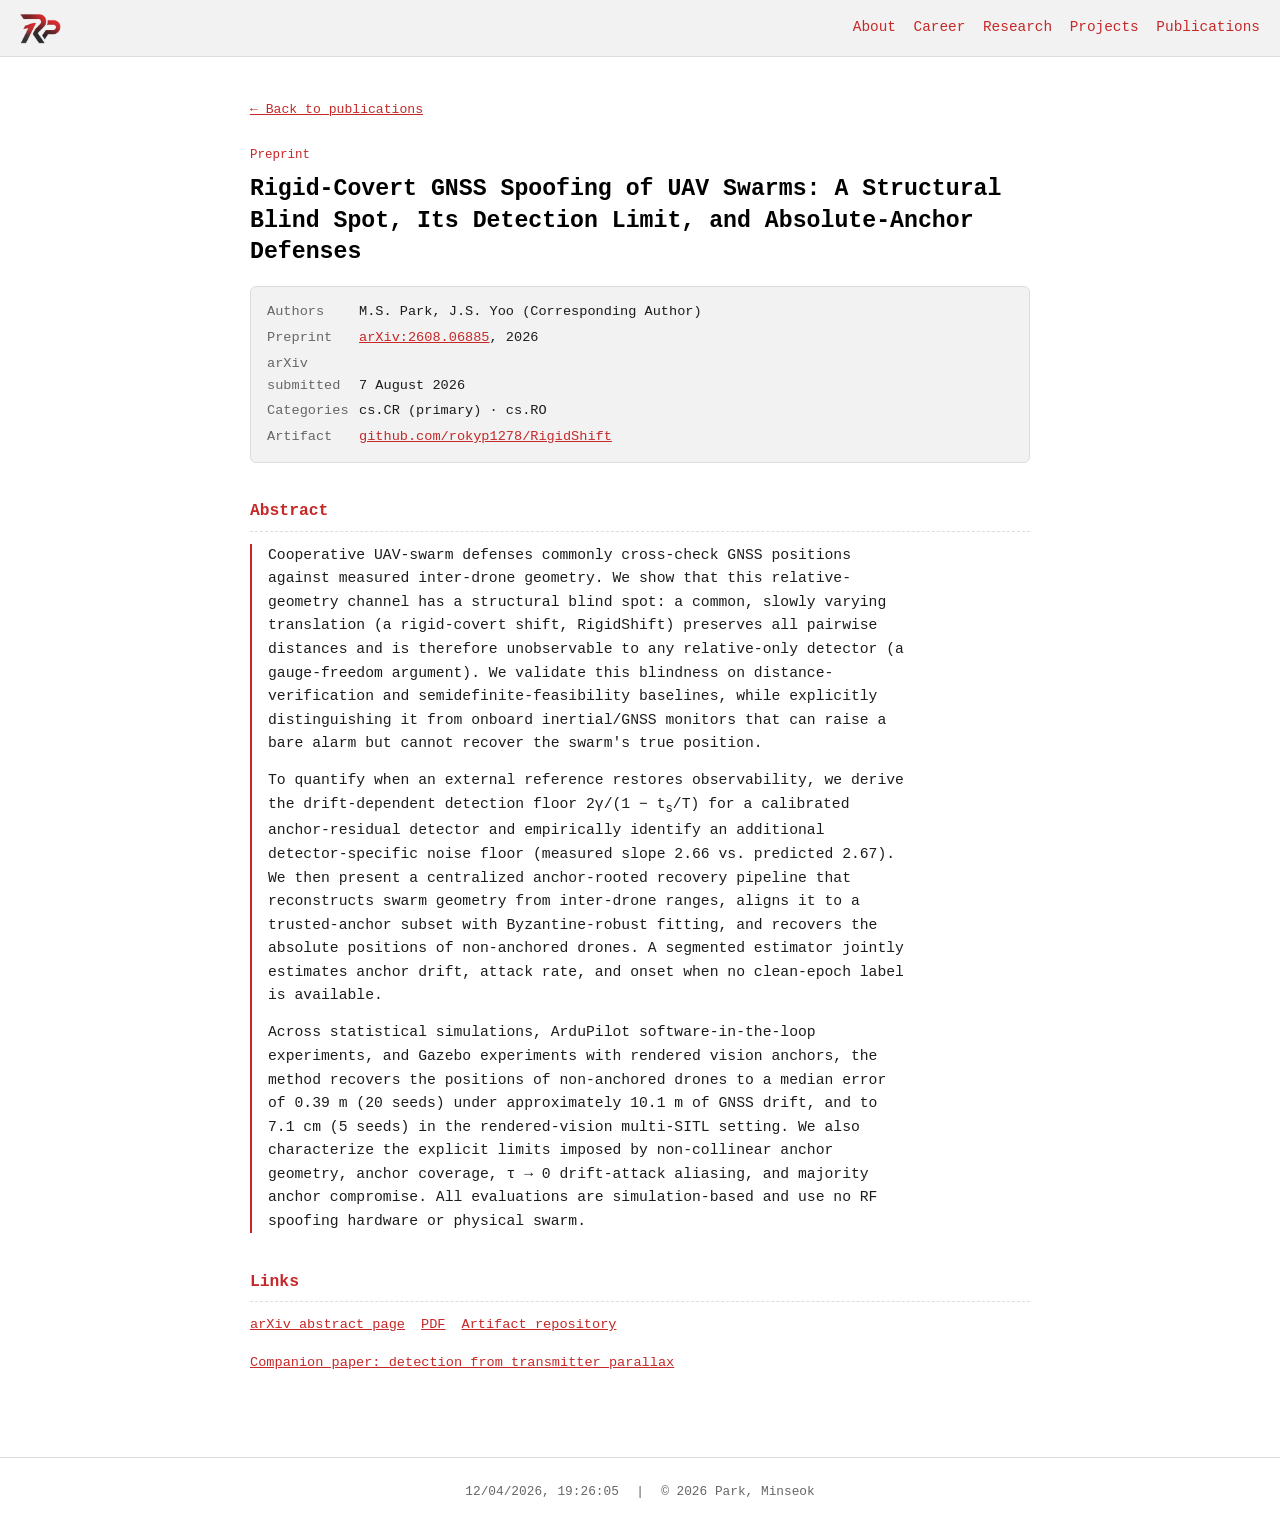
<file: publications/rigidshift.html>
<!doctype html>
<html lang="en">
<head>
<meta charset="UTF-8">
<meta name="viewport" content="width=device-width, initial-scale=1.0">
<title>Rigid-Covert GNSS Spoofing of UAV Swarms — Park, Minseok</title>
<meta name="description" content="arXiv:2608.06885 — a structural blind spot in relative-geometry UAV swarm defenses, its detection limit, and absolute-anchor defenses.">
<link rel="icon" type="image/png" href="/assets/favicon.png">
<link rel="stylesheet" href="/css/style.css?v=19">
</head>
<body>

<header class="term-bar">
  <a href="/" class="home-btn" aria-label="Home"><img src="/assets/logo.png" alt="Home" class="home-logo"></a>
  <nav class="term-nav">
    <a href="/#about">About</a>
    <a href="/#career">Career</a>
    <a href="/#research">Research</a>
    <a href="/#projects">Projects</a>
    <a href="/#publications">Publications</a>
  </nav>
  <button class="term-nav-toggle" id="navToggle" aria-label="toggle menu">☰</button>
</header>

<main>
  <article class="detail">
    <a href="/#publications" class="back-link">← Back to publications</a>

    <span class="detail-kicker">Preprint</span>
    <h1 class="detail-title">Rigid-Covert GNSS Spoofing of UAV Swarms: A Structural Blind Spot, Its Detection Limit, and Absolute-Anchor Defenses</h1>

    <div class="detail-meta">
      <span><span class="label">Authors</span><span class="val">M.S. Park, J.S. Yoo (Corresponding Author)</span></span>
      <span><span class="label">Preprint</span><span class="val"><a href="https://arxiv.org/abs/2608.06885" target="_blank" rel="noopener">arXiv:2608.06885</a>, 2026</span></span>
      <span><span class="label">arXiv submitted</span><span class="val">7 August 2026</span></span>
      <span><span class="label">Categories</span><span class="val">cs.CR (primary) · cs.RO</span></span>
      <span><span class="label">Artifact</span><span class="val"><a href="https://github.com/rokyp1278/RigidShift" target="_blank" rel="noopener">github.com/rokyp1278/RigidShift</a></span></span>
    </div>

    <section class="detail-section">
      <h2>Abstract</h2>
      <div class="abstract">
        <p>Cooperative UAV-swarm defenses commonly cross-check GNSS positions against measured
        inter-drone geometry. We show that this relative-geometry channel has a structural blind spot: a
        common, slowly varying translation (a rigid-covert shift, RigidShift) preserves all pairwise
        distances and is therefore unobservable to any relative-only detector (a gauge-freedom argument).
        We validate this blindness on distance-verification and semidefinite-feasibility baselines, while
        explicitly distinguishing it from onboard inertial/GNSS monitors that can raise a bare alarm but
        cannot recover the swarm's true position.</p>
        <p>To quantify when an external reference restores observability, we derive the drift-dependent
        detection floor 2γ/(1 − t<sub>s</sub>/T) for a calibrated anchor-residual detector and
        empirically identify an additional detector-specific noise floor (measured slope 2.66 vs.
        predicted 2.67). We then present a centralized anchor-rooted recovery pipeline that reconstructs
        swarm geometry from inter-drone ranges, aligns it to a trusted-anchor subset with
        Byzantine-robust fitting, and recovers the absolute positions of non-anchored drones. A segmented
        estimator jointly estimates anchor drift, attack rate, and onset when no clean-epoch label is
        available.</p>
        <p>Across statistical simulations, ArduPilot software-in-the-loop experiments, and Gazebo
        experiments with rendered vision anchors, the method recovers the positions of non-anchored
        drones to a median error of 0.39 m (20 seeds) under approximately 10.1 m of GNSS drift, and to
        7.1 cm (5 seeds) in the rendered-vision multi-SITL setting. We also characterize the explicit
        limits imposed by non-collinear anchor geometry, anchor coverage, τ → 0 drift-attack aliasing,
        and majority anchor compromise. All evaluations are simulation-based and use no RF spoofing
        hardware or physical swarm.</p>
      </div>
    </section>

    <section class="detail-section">
      <h2>Links</h2>
      <div class="detail-links">
        <a href="https://arxiv.org/abs/2608.06885" target="_blank" rel="noopener">arXiv abstract page</a>
        <a href="https://arxiv.org/pdf/2608.06885" target="_blank" rel="noopener">PDF</a>
        <a href="https://github.com/rokyp1278/RigidShift" target="_blank" rel="noopener">Artifact repository</a>
        <a href="/publications/swarm-parallax.html">Companion paper: detection from transmitter parallax</a>
      </div>
    </section>
  </article>
</main>

<footer class="term-footer">
  <span id="clock"></span>
  <span class="footer-sep">|</span>
  <span>© <span id="year"></span> Park, Minseok</span>
</footer>

<script src="/js/script.js"></script>
</body>
</html>
</file>
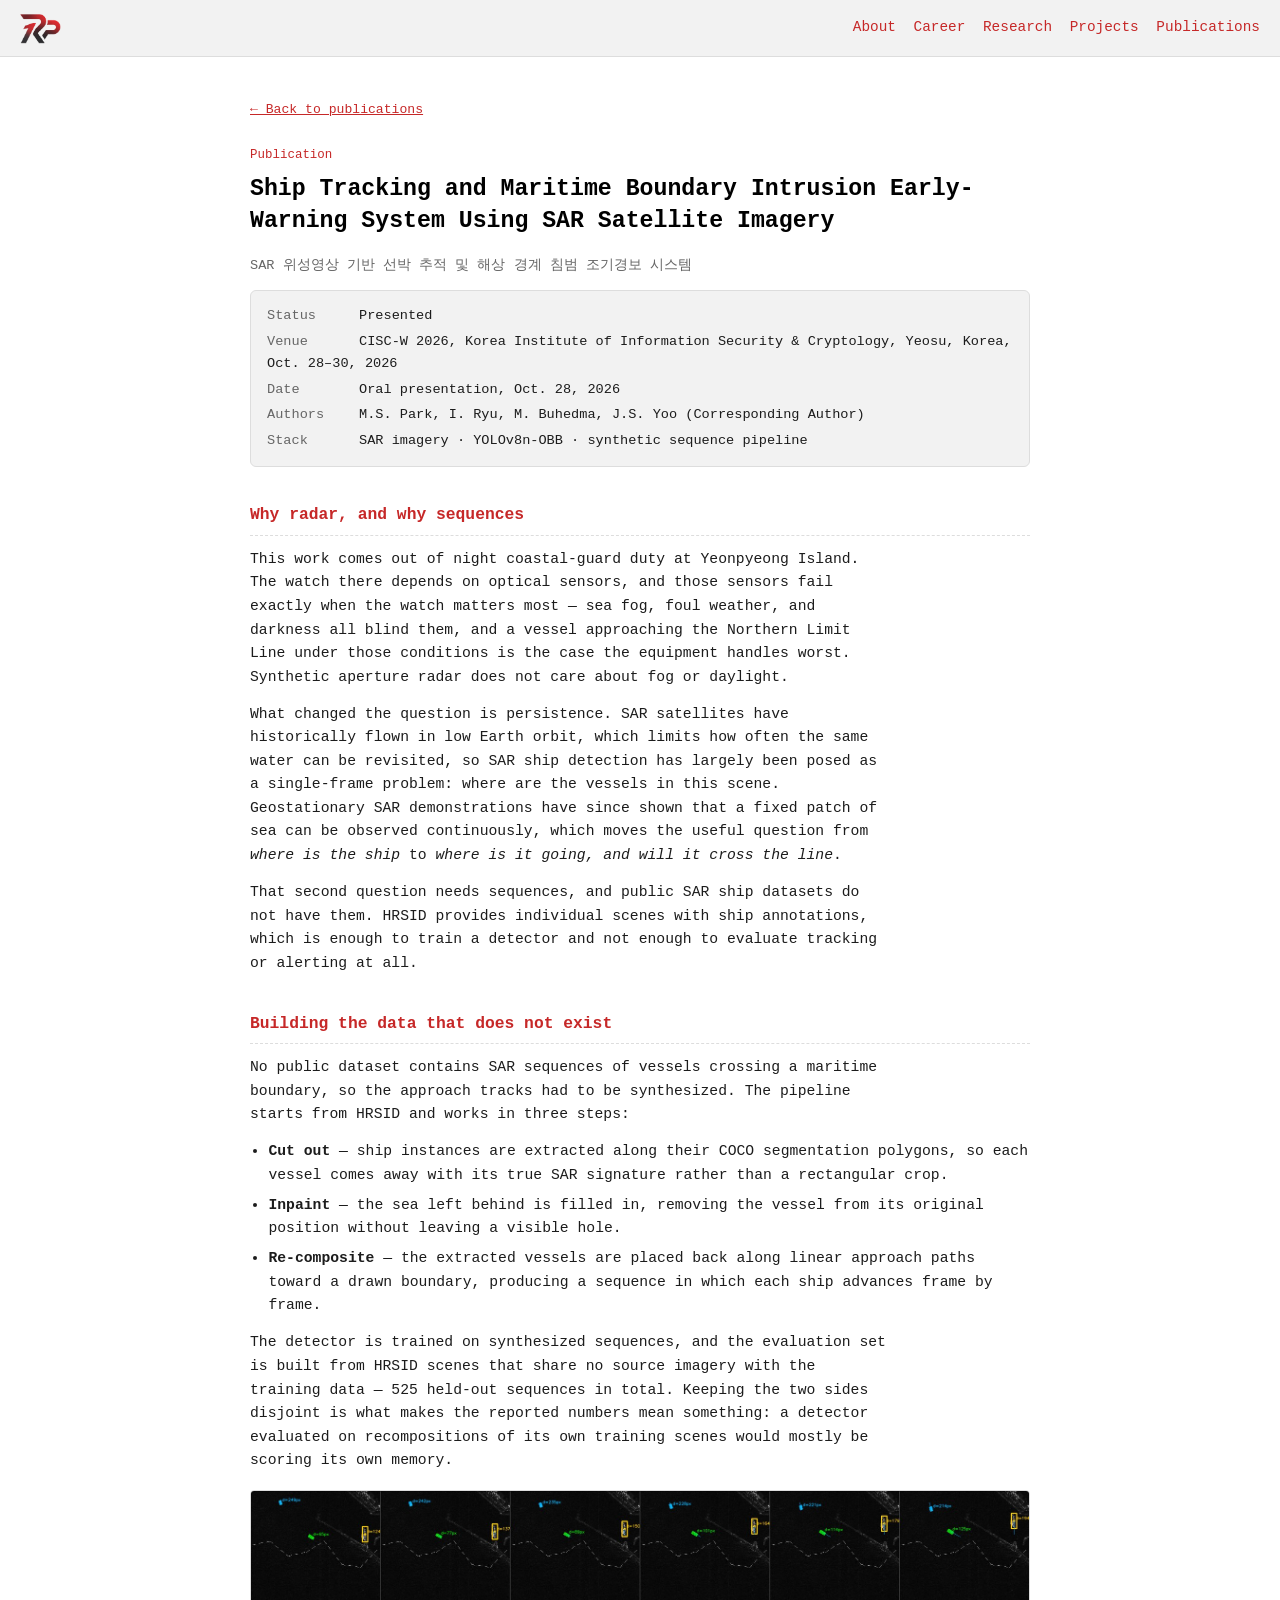
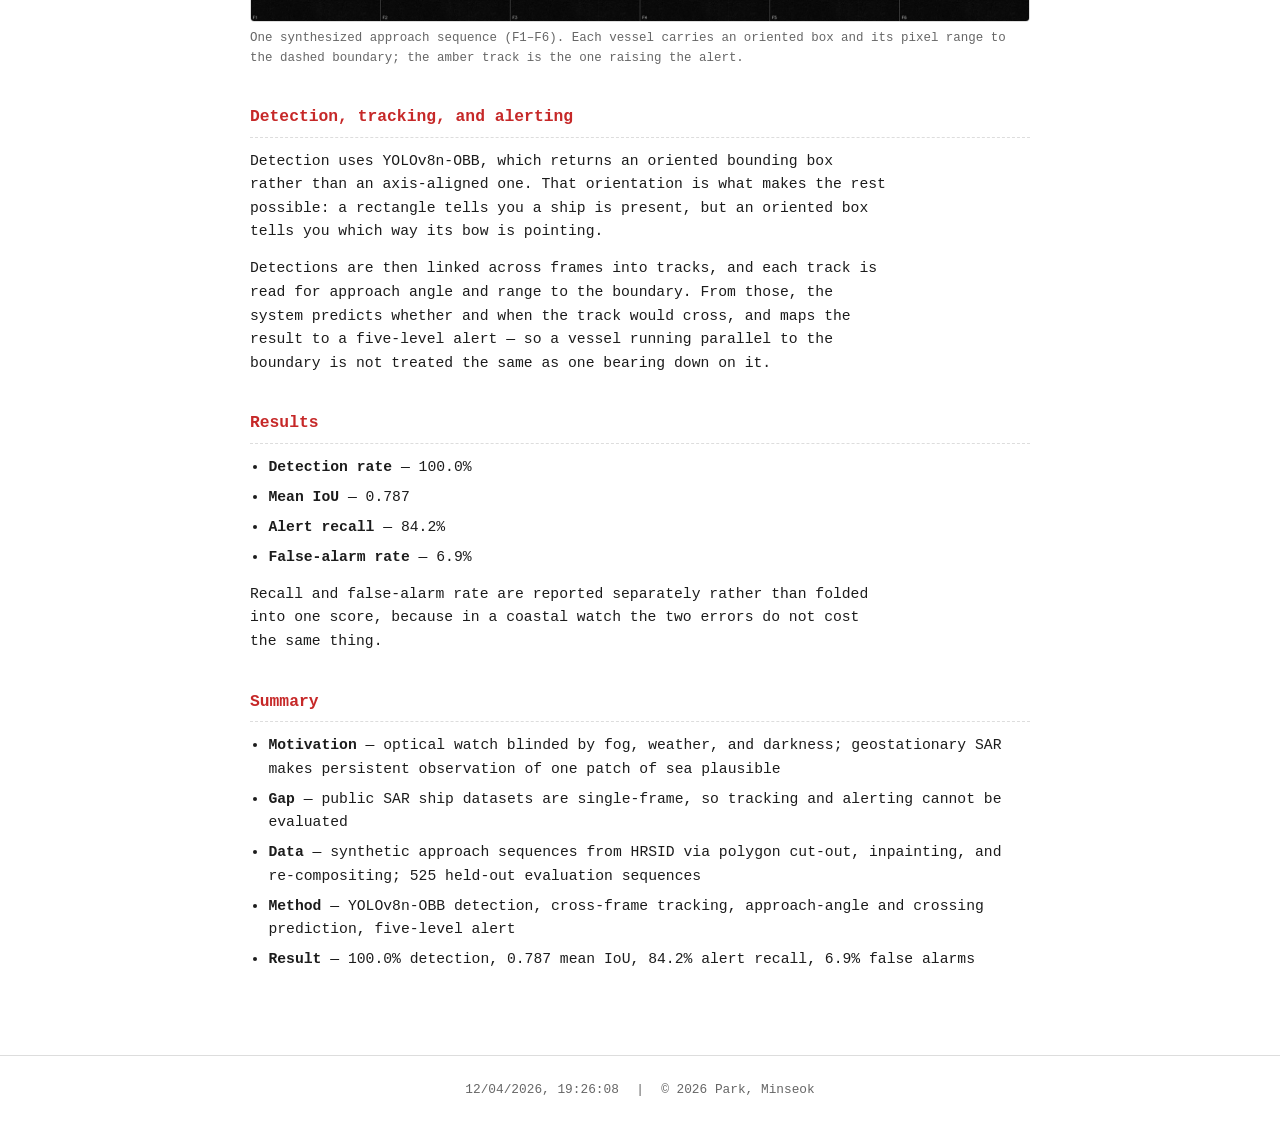
<file: publications/sar-ship-tracking.html>
<!doctype html>
<html lang="en">
<head>
<meta charset="UTF-8">
<meta name="viewport" content="width=device-width, initial-scale=1.0">
<title>Ship Tracking and Maritime Boundary Intrusion Early-Warning — Park, Minseok</title>
<meta name="description" content="Ship tracking and maritime boundary intrusion early warning from SAR satellite imagery: synthetic SAR sequences, oriented-box detection, and a five-level alert evaluated on held-out HRSID scenes.">
<link rel="icon" type="image/png" href="/assets/favicon.png">
<link rel="stylesheet" href="/css/style.css?v=19">
</head>
<body>

<header class="term-bar">
  <a href="/" class="home-btn" aria-label="Home"><img src="/assets/logo.png" alt="Home" class="home-logo"></a>
  <nav class="term-nav">
    <a href="/#about">About</a>
    <a href="/#career">Career</a>
    <a href="/#research">Research</a>
    <a href="/#projects">Projects</a>
    <a href="/#publications">Publications</a>
  </nav>
  <button class="term-nav-toggle" id="navToggle" aria-label="toggle menu">☰</button>
</header>

<main>
  <article class="detail">
    <a href="/#publications" class="back-link">← Back to publications</a>

    <span class="detail-kicker">Publication</span>
    <h1 class="detail-title">Ship Tracking and Maritime Boundary Intrusion Early-Warning System Using SAR Satellite Imagery</h1>
    <p class="pub-title-kr">SAR 위성영상 기반 선박 추적 및 해상 경계 침범 조기경보 시스템</p>

    <div class="detail-meta">
      <span><span class="label">Status</span><span class="val">Presented</span></span>
      <span><span class="label">Venue</span><span class="val">CISC-W 2026, Korea Institute of Information Security &amp; Cryptology, Yeosu, Korea, Oct. 28&ndash;30, 2026</span></span>
      <span><span class="label">Date</span><span class="val">Oral presentation, Oct. 28, 2026</span></span>
      <span><span class="label">Authors</span><span class="val">M.S. Park, I. Ryu, M. Buhedma, J.S. Yoo (Corresponding Author)</span></span>
      <span><span class="label">Stack</span><span class="val">SAR imagery · YOLOv8n-OBB · synthetic sequence pipeline</span></span>
    </div>

    <section class="detail-section">
      <h2>Why radar, and why sequences</h2>
      <p>This work comes out of night coastal-guard duty at Yeonpyeong Island. The watch there depends
      on optical sensors, and those sensors fail exactly when the watch matters most — sea fog, foul
      weather, and darkness all blind them, and a vessel approaching the Northern Limit Line under
      those conditions is the case the equipment handles worst. Synthetic aperture radar does not care
      about fog or daylight.</p>
      <p>What changed the question is persistence. SAR satellites have historically flown in low Earth
      orbit, which limits how often the same water can be revisited, so SAR ship detection has largely
      been posed as a single-frame problem: where are the vessels in this scene. Geostationary SAR
      demonstrations have since shown that a fixed patch of sea can be observed continuously, which
      moves the useful question from <em>where is the ship</em> to <em>where is it going, and will it
      cross the line</em>.</p>
      <p>That second question needs sequences, and public SAR ship datasets do not have them. HRSID
      provides individual scenes with ship annotations, which is enough to train a detector and not
      enough to evaluate tracking or alerting at all.</p>
    </section>

    <section class="detail-section">
      <h2>Building the data that does not exist</h2>
      <p>No public dataset contains SAR sequences of vessels crossing a maritime boundary, so the
      approach tracks had to be synthesized. The pipeline starts from HRSID and works in three steps:</p>
      <ul>
        <li><strong>Cut out</strong> — ship instances are extracted along their COCO segmentation
        polygons, so each vessel comes away with its true SAR signature rather than a rectangular crop.</li>
        <li><strong>Inpaint</strong> — the sea left behind is filled in, removing the vessel from its
        original position without leaving a visible hole.</li>
        <li><strong>Re-composite</strong> — the extracted vessels are placed back along linear approach
        paths toward a drawn boundary, producing a sequence in which each ship advances frame by frame.</li>
      </ul>
      <p>The detector is trained on synthesized sequences, and the evaluation set is built from HRSID
      scenes that share no source imagery with the training data — 525 held-out sequences in total.
      Keeping the two sides disjoint is what makes the reported numbers mean something: a detector
      evaluated on recompositions of its own training scenes would mostly be scoring its own memory.</p>
      <figure class="detail-figure">
        <img src="/assets/sar-sequence.jpg" alt="Six frames of a synthetic SAR sequence showing three vessels near a dashed maritime boundary, each marked with an oriented bounding box and a pixel range readout, with one track highlighted in amber">
        <figcaption>One synthesized approach sequence (F1–F6). Each vessel carries an oriented box and
        its pixel range to the dashed boundary; the amber track is the one raising the alert.</figcaption>
      </figure>
    </section>

    <section class="detail-section">
      <h2>Detection, tracking, and alerting</h2>
      <p>Detection uses YOLOv8n-OBB, which returns an oriented bounding box rather than an
      axis-aligned one. That orientation is what makes the rest possible: a rectangle tells you a ship
      is present, but an oriented box tells you which way its bow is pointing.</p>
      <p>Detections are then linked across frames into tracks, and each track is read for approach
      angle and range to the boundary. From those, the system predicts whether and when the track
      would cross, and maps the result to a five-level alert — so a vessel running parallel to the
      boundary is not treated the same as one bearing down on it.</p>
    </section>

    <section class="detail-section">
      <h2>Results</h2>
      <ul>
        <li><strong>Detection rate</strong> — 100.0%</li>
        <li><strong>Mean IoU</strong> — 0.787</li>
        <li><strong>Alert recall</strong> — 84.2%</li>
        <li><strong>False-alarm rate</strong> — 6.9%</li>
      </ul>
      <p>Recall and false-alarm rate are reported separately rather than folded into one score, because
      in a coastal watch the two errors do not cost the same thing.</p>
    </section>

    <section class="detail-section">
      <h2>Summary</h2>
      <ul>
        <li><strong>Motivation</strong> — optical watch blinded by fog, weather, and darkness; geostationary SAR makes persistent observation of one patch of sea plausible</li>
        <li><strong>Gap</strong> — public SAR ship datasets are single-frame, so tracking and alerting cannot be evaluated</li>
        <li><strong>Data</strong> — synthetic approach sequences from HRSID via polygon cut-out, inpainting, and re-compositing; 525 held-out evaluation sequences</li>
        <li><strong>Method</strong> — YOLOv8n-OBB detection, cross-frame tracking, approach-angle and crossing prediction, five-level alert</li>
        <li><strong>Result</strong> — 100.0% detection, 0.787 mean IoU, 84.2% alert recall, 6.9% false alarms</li>
      </ul>
    </section>
  </article>
</main>

<footer class="term-footer">
  <span id="clock"></span>
  <span class="footer-sep">|</span>
  <span>© <span id="year"></span> Park, Minseok</span>
</footer>

<script src="/js/script.js"></script>
</body>
</html>
</file>
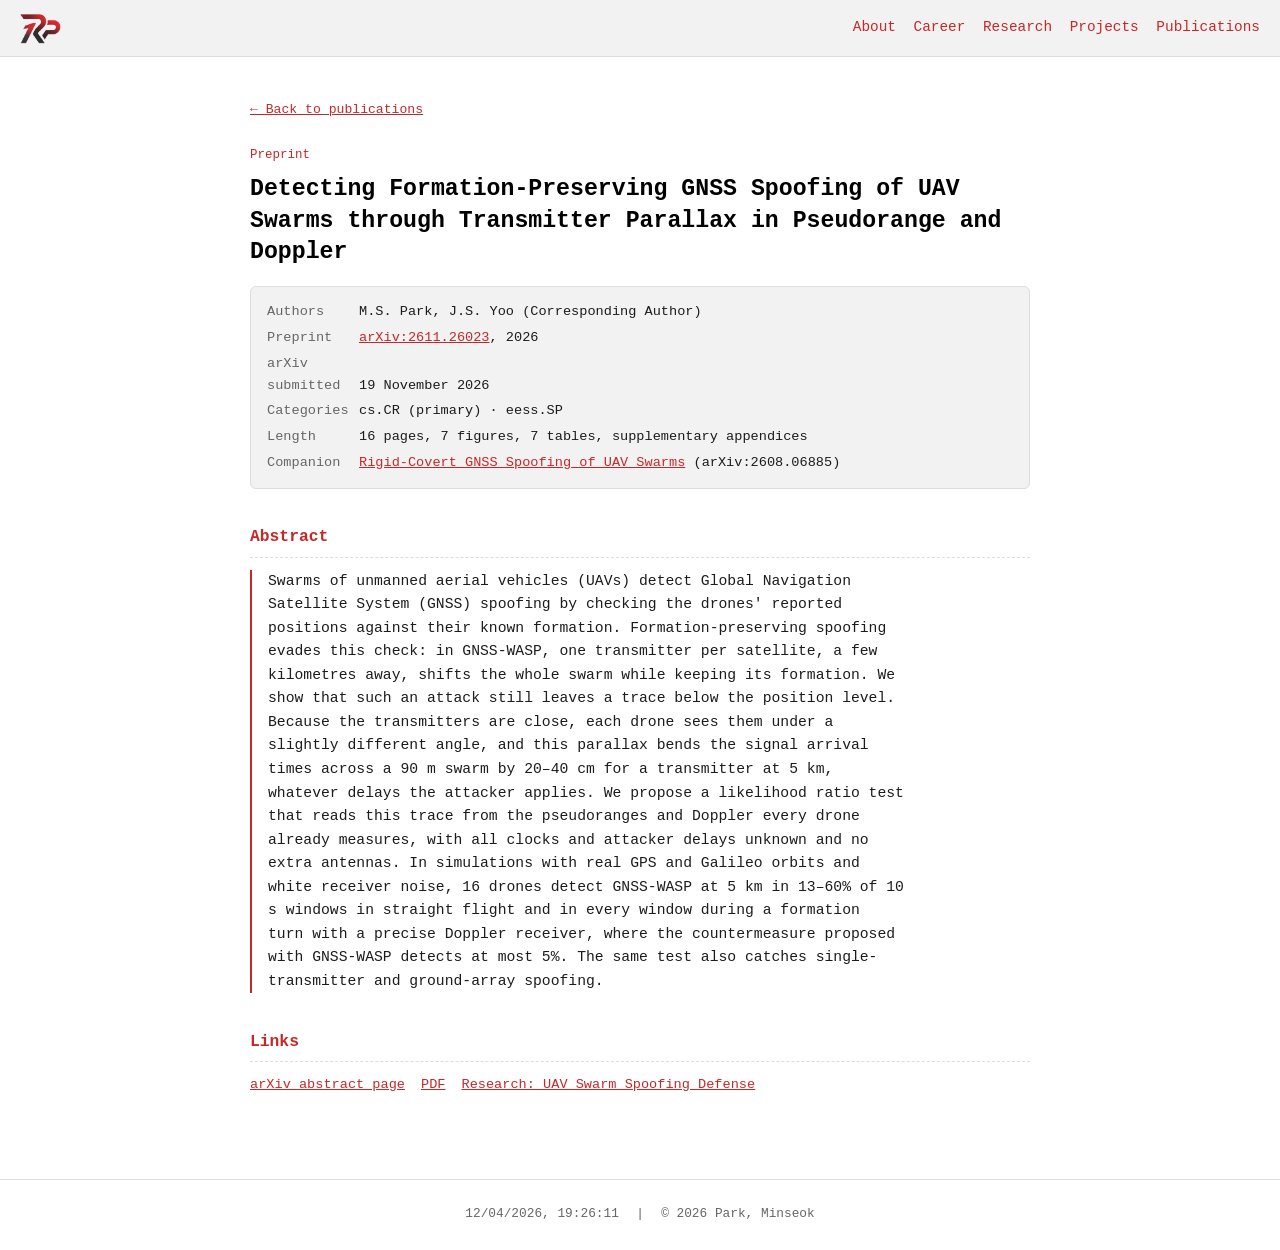
<file: publications/swarm-parallax.html>
<!doctype html>
<html lang="en">
<head>
<meta charset="UTF-8">
<meta name="viewport" content="width=device-width, initial-scale=1.0">
<title>Detecting Formation-Preserving GNSS Spoofing of UAV Swarms — Park, Minseok</title>
<meta name="description" content="arXiv:2611.26023 — detecting GNSS-WASP-style formation-preserving spoofing of UAV swarms from transmitter parallax in pseudorange and Doppler.">
<link rel="icon" type="image/png" href="/assets/favicon.png">
<link rel="stylesheet" href="/css/style.css?v=19">
</head>
<body>

<header class="term-bar">
  <a href="/" class="home-btn" aria-label="Home"><img src="/assets/logo.png" alt="Home" class="home-logo"></a>
  <nav class="term-nav">
    <a href="/#about">About</a>
    <a href="/#career">Career</a>
    <a href="/#research">Research</a>
    <a href="/#projects">Projects</a>
    <a href="/#publications">Publications</a>
  </nav>
  <button class="term-nav-toggle" id="navToggle" aria-label="toggle menu">☰</button>
</header>

<main>
  <article class="detail">
    <a href="/#publications" class="back-link">← Back to publications</a>

    <span class="detail-kicker">Preprint</span>
    <h1 class="detail-title">Detecting Formation-Preserving GNSS Spoofing of UAV Swarms through Transmitter Parallax in Pseudorange and Doppler</h1>

    <div class="detail-meta">
      <span><span class="label">Authors</span><span class="val">M.S. Park, J.S. Yoo (Corresponding Author)</span></span>
      <span><span class="label">Preprint</span><span class="val"><a href="https://arxiv.org/abs/2611.26023" target="_blank" rel="noopener">arXiv:2611.26023</a>, 2026</span></span>
      <span><span class="label">arXiv submitted</span><span class="val">19 November 2026</span></span>
      <span><span class="label">Categories</span><span class="val">cs.CR (primary) · eess.SP</span></span>
      <span><span class="label">Length</span><span class="val">16 pages, 7 figures, 7 tables, supplementary appendices</span></span>
      <span><span class="label">Companion</span><span class="val"><a href="/publications/rigidshift.html">Rigid-Covert GNSS Spoofing of UAV Swarms</a> (arXiv:2608.06885)</span></span>
    </div>

    <section class="detail-section">
      <h2>Abstract</h2>
      <div class="abstract">
        <p>Swarms of unmanned aerial vehicles (UAVs) detect Global Navigation Satellite System (GNSS)
        spoofing by checking the drones' reported positions against their known formation.
        Formation-preserving spoofing evades this check: in GNSS-WASP, one transmitter per satellite, a
        few kilometres away, shifts the whole swarm while keeping its formation. We show that such an
        attack still leaves a trace below the position level. Because the transmitters are close, each
        drone sees them under a slightly different angle, and this parallax bends the signal arrival
        times across a 90 m swarm by 20&ndash;40 cm for a transmitter at 5 km, whatever delays the
        attacker applies. We propose a likelihood ratio test that reads this trace from the pseudoranges
        and Doppler every drone already measures, with all clocks and attacker delays unknown and no
        extra antennas. In simulations with real GPS and Galileo orbits and white receiver noise, 16
        drones detect GNSS-WASP at 5 km in 13&ndash;60% of 10 s windows in straight flight and in every
        window during a formation turn with a precise Doppler receiver, where the countermeasure
        proposed with GNSS-WASP detects at most 5%. The same test also catches single-transmitter and
        ground-array spoofing.</p>
      </div>
    </section>

    <section class="detail-section">
      <h2>Links</h2>
      <div class="detail-links">
        <a href="https://arxiv.org/abs/2611.26023" target="_blank" rel="noopener">arXiv abstract page</a>
        <a href="https://arxiv.org/pdf/2611.26023" target="_blank" rel="noopener">PDF</a>
        <a href="/research/uav-swarm-spoofing.html">Research: UAV Swarm Spoofing Defense</a>
      </div>
    </section>
  </article>
</main>

<footer class="term-footer">
  <span id="clock"></span>
  <span class="footer-sep">|</span>
  <span>© <span id="year"></span> Park, Minseok</span>
</footer>

<script src="/js/script.js"></script>
</body>
</html>
</file>
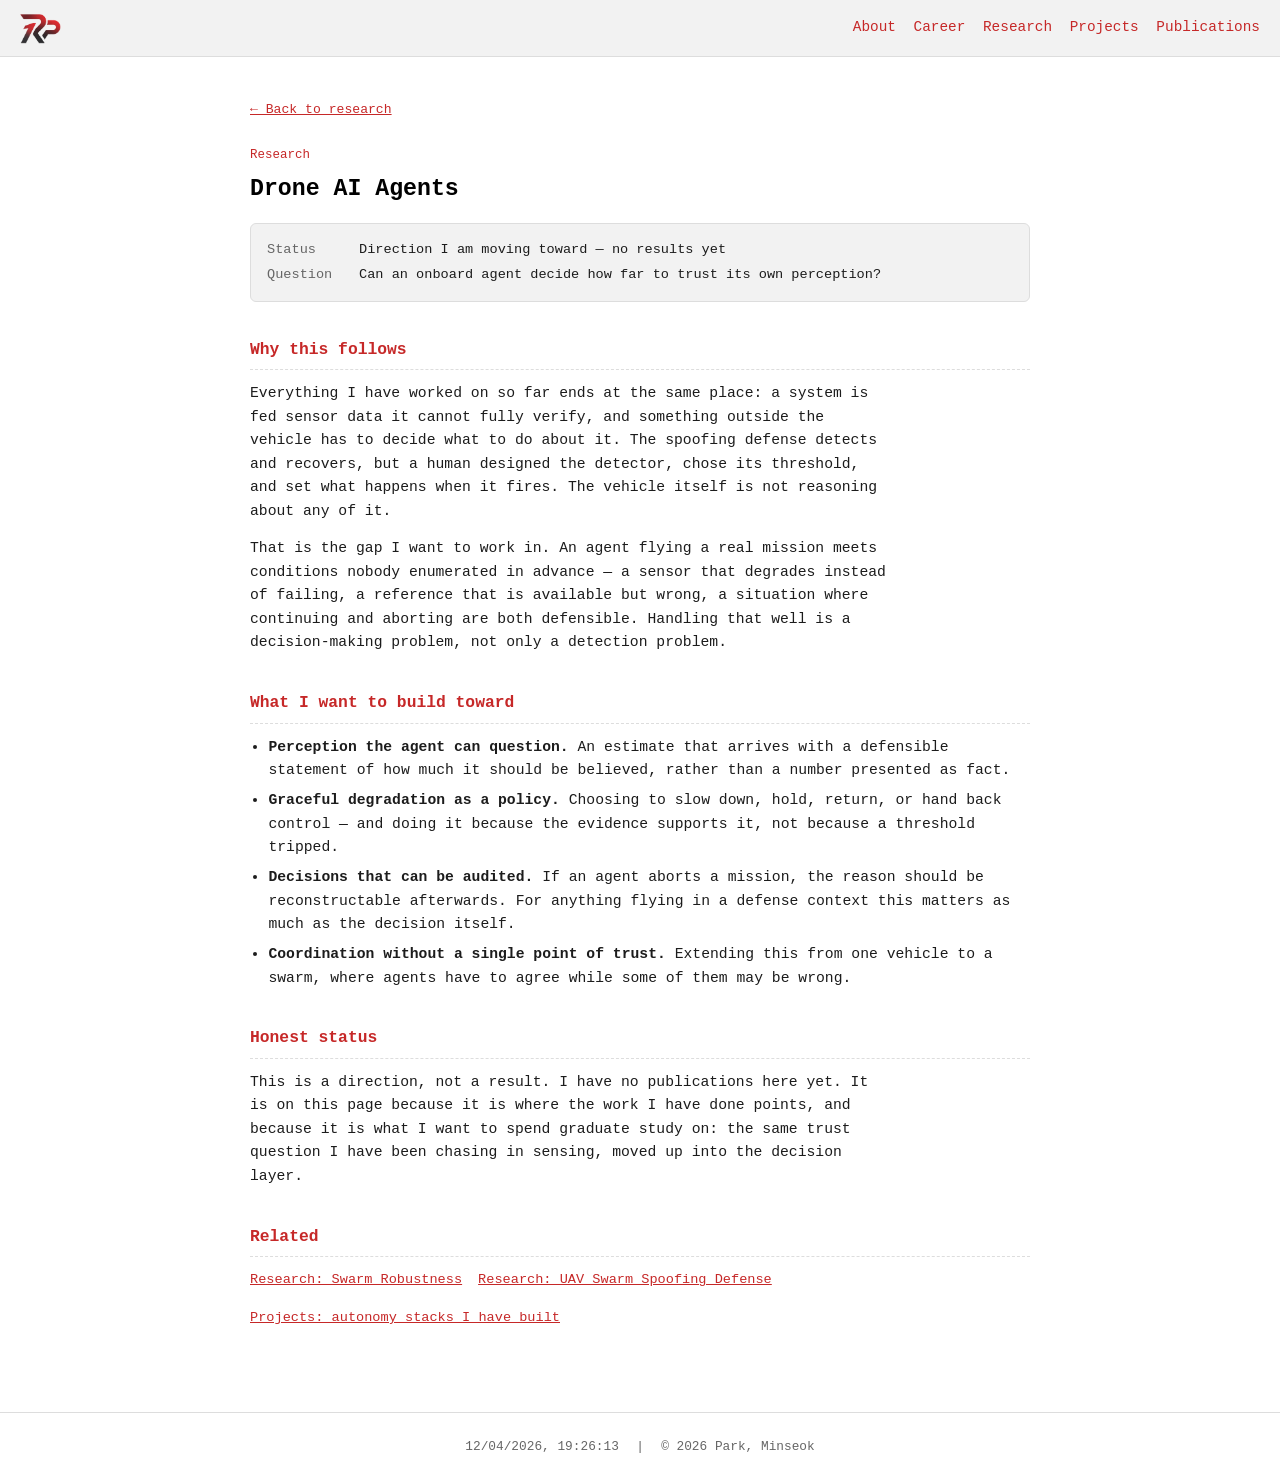
<file: research/drone-ai-agents.html>
<!doctype html>
<html lang="en">
<head>
<meta charset="UTF-8">
<meta name="viewport" content="width=device-width, initial-scale=1.0">
<title>Drone AI Agents — Park, Minseok</title>
<meta name="description" content="Research direction: onboard agents that plan and adapt a mission while reasoning about how far to trust their own perception.">
<link rel="icon" type="image/png" href="/assets/favicon.png">
<link rel="stylesheet" href="/css/style.css?v=19">
</head>
<body>

<header class="term-bar">
  <a href="/" class="home-btn" aria-label="Home"><img src="/assets/logo.png" alt="Home" class="home-logo"></a>
  <nav class="term-nav">
    <a href="/#about">About</a>
    <a href="/#career">Career</a>
    <a href="/#research">Research</a>
    <a href="/#projects">Projects</a>
    <a href="/#publications">Publications</a>
  </nav>
  <button class="term-nav-toggle" id="navToggle" aria-label="toggle menu">☰</button>
</header>

<main>
  <article class="detail">
    <a href="/#research" class="back-link">← Back to research</a>

    <span class="detail-kicker">Research</span>
    <h1 class="detail-title">Drone AI Agents</h1>

    <div class="detail-meta">
      <span><span class="label">Status</span><span class="val">Direction I am moving toward — no results yet</span></span>
      <span><span class="label">Question</span><span class="val">Can an onboard agent decide how far to trust its own perception?</span></span>
    </div>

    <section class="detail-section">
      <h2>Why this follows</h2>
      <p>Everything I have worked on so far ends at the same place: a system is fed sensor data it
      cannot fully verify, and something outside the vehicle has to decide what to do about it. The
      spoofing defense detects and recovers, but a human designed the detector, chose its threshold, and
      set what happens when it fires. The vehicle itself is not reasoning about any of it.</p>
      <p>That is the gap I want to work in. An agent flying a real mission meets conditions nobody
      enumerated in advance — a sensor that degrades instead of failing, a reference that is available
      but wrong, a situation where continuing and aborting are both defensible. Handling that well is a
      decision-making problem, not only a detection problem.</p>
    </section>

    <section class="detail-section">
      <h2>What I want to build toward</h2>
      <ul>
        <li><strong>Perception the agent can question.</strong> An estimate that arrives with a defensible
        statement of how much it should be believed, rather than a number presented as fact.</li>
        <li><strong>Graceful degradation as a policy.</strong> Choosing to slow down, hold, return, or
        hand back control — and doing it because the evidence supports it, not because a threshold
        tripped.</li>
        <li><strong>Decisions that can be audited.</strong> If an agent aborts a mission, the reason
        should be reconstructable afterwards. For anything flying in a defense context this matters as
        much as the decision itself.</li>
        <li><strong>Coordination without a single point of trust.</strong> Extending this from one
        vehicle to a swarm, where agents have to agree while some of them may be wrong.</li>
      </ul>
    </section>

    <section class="detail-section">
      <h2>Honest status</h2>
      <p>This is a direction, not a result. I have no publications here yet. It is on this page because
      it is where the work I have done points, and because it is what I want to spend graduate study on:
      the same trust question I have been chasing in sensing, moved up into the decision layer.</p>
    </section>

    <section class="detail-section">
      <h2>Related</h2>
      <div class="detail-links">
        <a href="/research/swarm-robustness.html">Research: Swarm Robustness</a>
        <a href="/research/uav-swarm-spoofing.html">Research: UAV Swarm Spoofing Defense</a>
        <a href="/#projects">Projects: autonomy stacks I have built</a>
      </div>
    </section>
  </article>
</main>

<footer class="term-footer">
  <span id="clock"></span>
  <span class="footer-sep">|</span>
  <span>© <span id="year"></span> Park, Minseok</span>
</footer>

<script src="/js/script.js"></script>
</body>
</html>
</file>
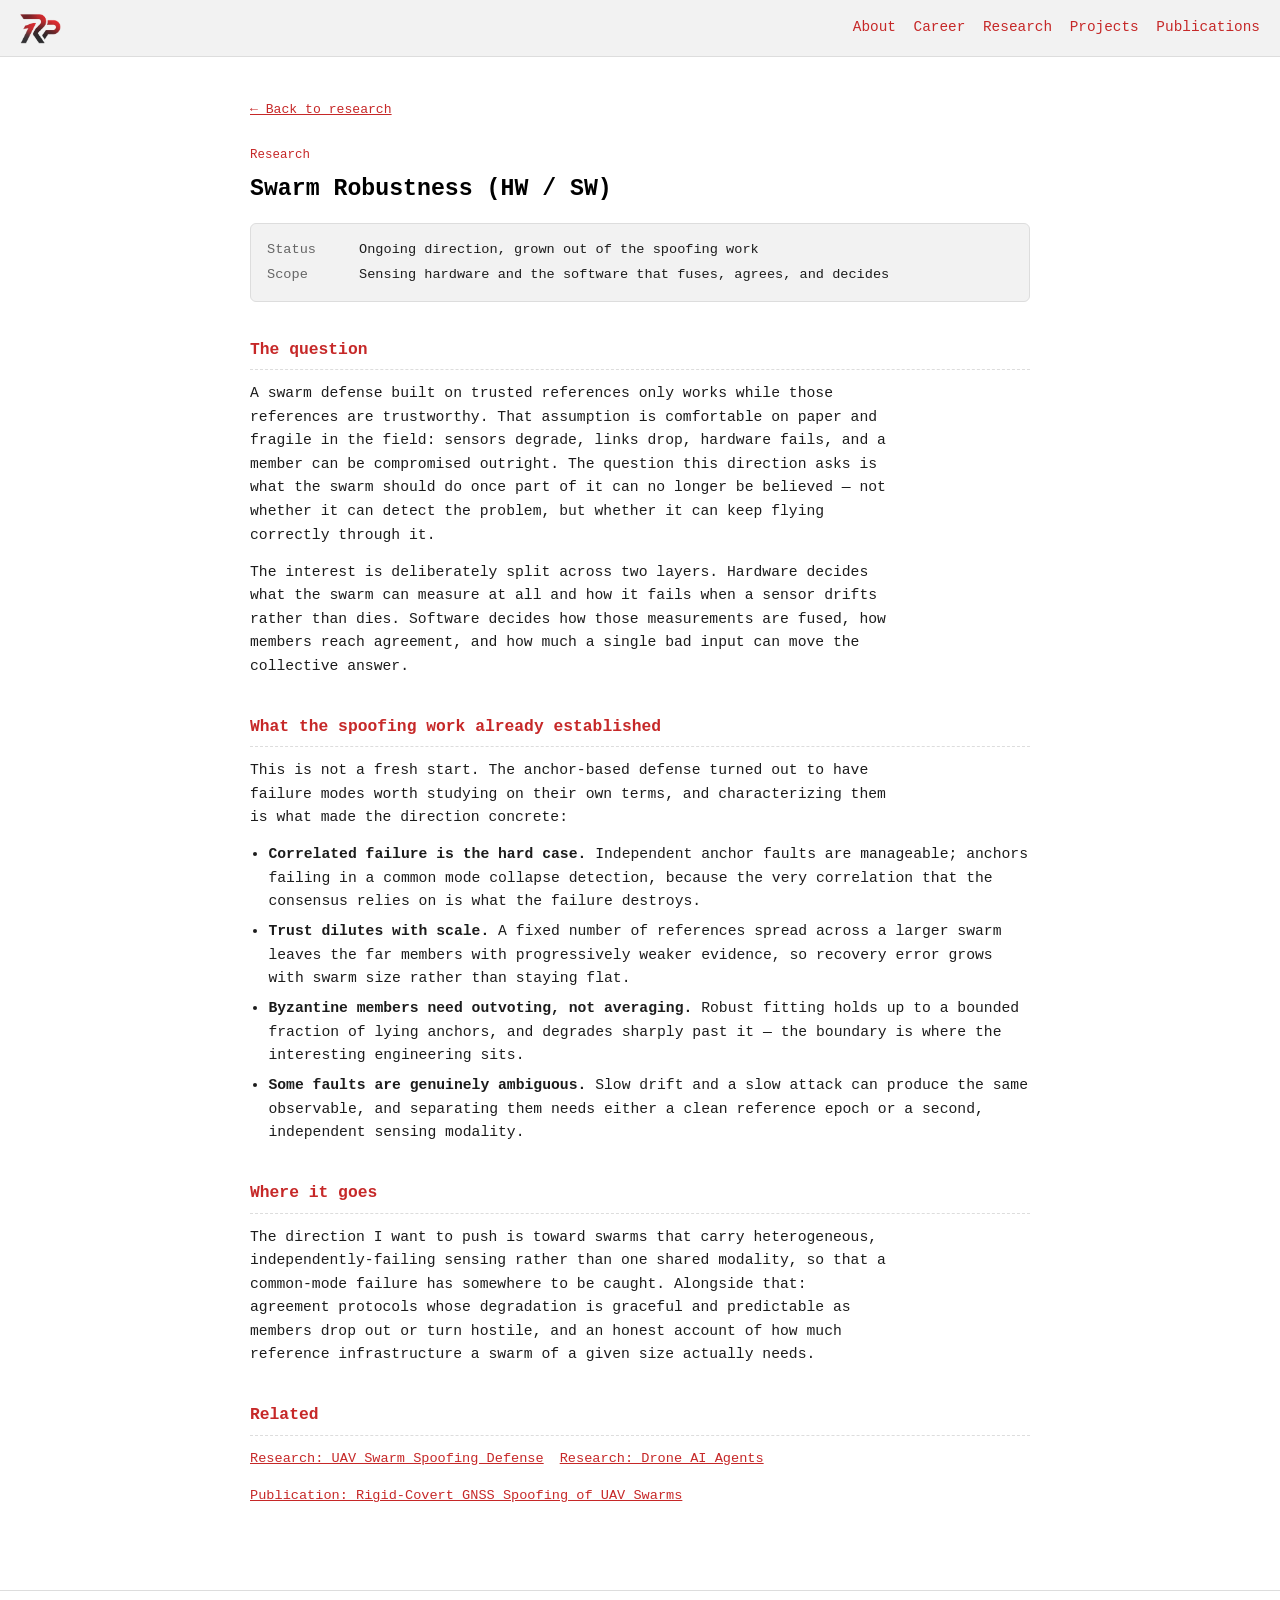
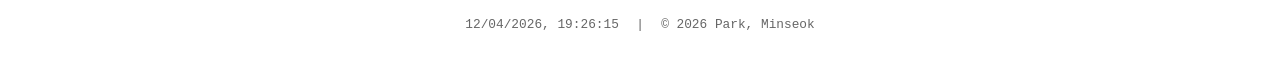
<file: research/swarm-robustness.html>
<!doctype html>
<html lang="en">
<head>
<meta charset="UTF-8">
<meta name="viewport" content="width=device-width, initial-scale=1.0">
<title>Swarm Robustness — Park, Minseok</title>
<meta name="description" content="Research direction: keeping a cooperative drone swarm functional when its own sensors, links, or members stop being trustworthy.">
<link rel="icon" type="image/png" href="/assets/favicon.png">
<link rel="stylesheet" href="/css/style.css?v=19">
</head>
<body>

<header class="term-bar">
  <a href="/" class="home-btn" aria-label="Home"><img src="/assets/logo.png" alt="Home" class="home-logo"></a>
  <nav class="term-nav">
    <a href="/#about">About</a>
    <a href="/#career">Career</a>
    <a href="/#research">Research</a>
    <a href="/#projects">Projects</a>
    <a href="/#publications">Publications</a>
  </nav>
  <button class="term-nav-toggle" id="navToggle" aria-label="toggle menu">☰</button>
</header>

<main>
  <article class="detail">
    <a href="/#research" class="back-link">← Back to research</a>

    <span class="detail-kicker">Research</span>
    <h1 class="detail-title">Swarm Robustness (HW / SW)</h1>

    <div class="detail-meta">
      <span><span class="label">Status</span><span class="val">Ongoing direction, grown out of the spoofing work</span></span>
      <span><span class="label">Scope</span><span class="val">Sensing hardware and the software that fuses, agrees, and decides</span></span>
    </div>

    <section class="detail-section">
      <h2>The question</h2>
      <p>A swarm defense built on trusted references only works while those references are trustworthy.
      That assumption is comfortable on paper and fragile in the field: sensors degrade, links drop,
      hardware fails, and a member can be compromised outright. The question this direction asks is what
      the swarm should do once part of it can no longer be believed — not whether it can detect the
      problem, but whether it can keep flying correctly through it.</p>
      <p>The interest is deliberately split across two layers. Hardware decides what the swarm can
      measure at all and how it fails when a sensor drifts rather than dies. Software decides how those
      measurements are fused, how members reach agreement, and how much a single bad input can move the
      collective answer.</p>
    </section>

    <section class="detail-section">
      <h2>What the spoofing work already established</h2>
      <p>This is not a fresh start. The anchor-based defense turned out to have failure modes worth
      studying on their own terms, and characterizing them is what made the direction concrete:</p>
      <ul>
        <li><strong>Correlated failure is the hard case.</strong> Independent anchor faults are
        manageable; anchors failing in a common mode collapse detection, because the very correlation
        that the consensus relies on is what the failure destroys.</li>
        <li><strong>Trust dilutes with scale.</strong> A fixed number of references spread across a
        larger swarm leaves the far members with progressively weaker evidence, so recovery error grows
        with swarm size rather than staying flat.</li>
        <li><strong>Byzantine members need outvoting, not averaging.</strong> Robust fitting holds up to
        a bounded fraction of lying anchors, and degrades sharply past it — the boundary is where the
        interesting engineering sits.</li>
        <li><strong>Some faults are genuinely ambiguous.</strong> Slow drift and a slow attack can
        produce the same observable, and separating them needs either a clean reference epoch or a
        second, independent sensing modality.</li>
      </ul>
    </section>

    <section class="detail-section">
      <h2>Where it goes</h2>
      <p>The direction I want to push is toward swarms that carry heterogeneous, independently-failing
      sensing rather than one shared modality, so that a common-mode failure has somewhere to be caught.
      Alongside that: agreement protocols whose degradation is graceful and predictable as members drop
      out or turn hostile, and an honest account of how much reference infrastructure a swarm of a given
      size actually needs.</p>
    </section>

    <section class="detail-section">
      <h2>Related</h2>
      <div class="detail-links">
        <a href="/research/uav-swarm-spoofing.html">Research: UAV Swarm Spoofing Defense</a>
        <a href="/research/drone-ai-agents.html">Research: Drone AI Agents</a>
        <a href="/publications/rigidshift.html">Publication: Rigid-Covert GNSS Spoofing of UAV Swarms</a>
      </div>
    </section>
  </article>
</main>

<footer class="term-footer">
  <span id="clock"></span>
  <span class="footer-sep">|</span>
  <span>© <span id="year"></span> Park, Minseok</span>
</footer>

<script src="/js/script.js"></script>
</body>
</html>
</file>
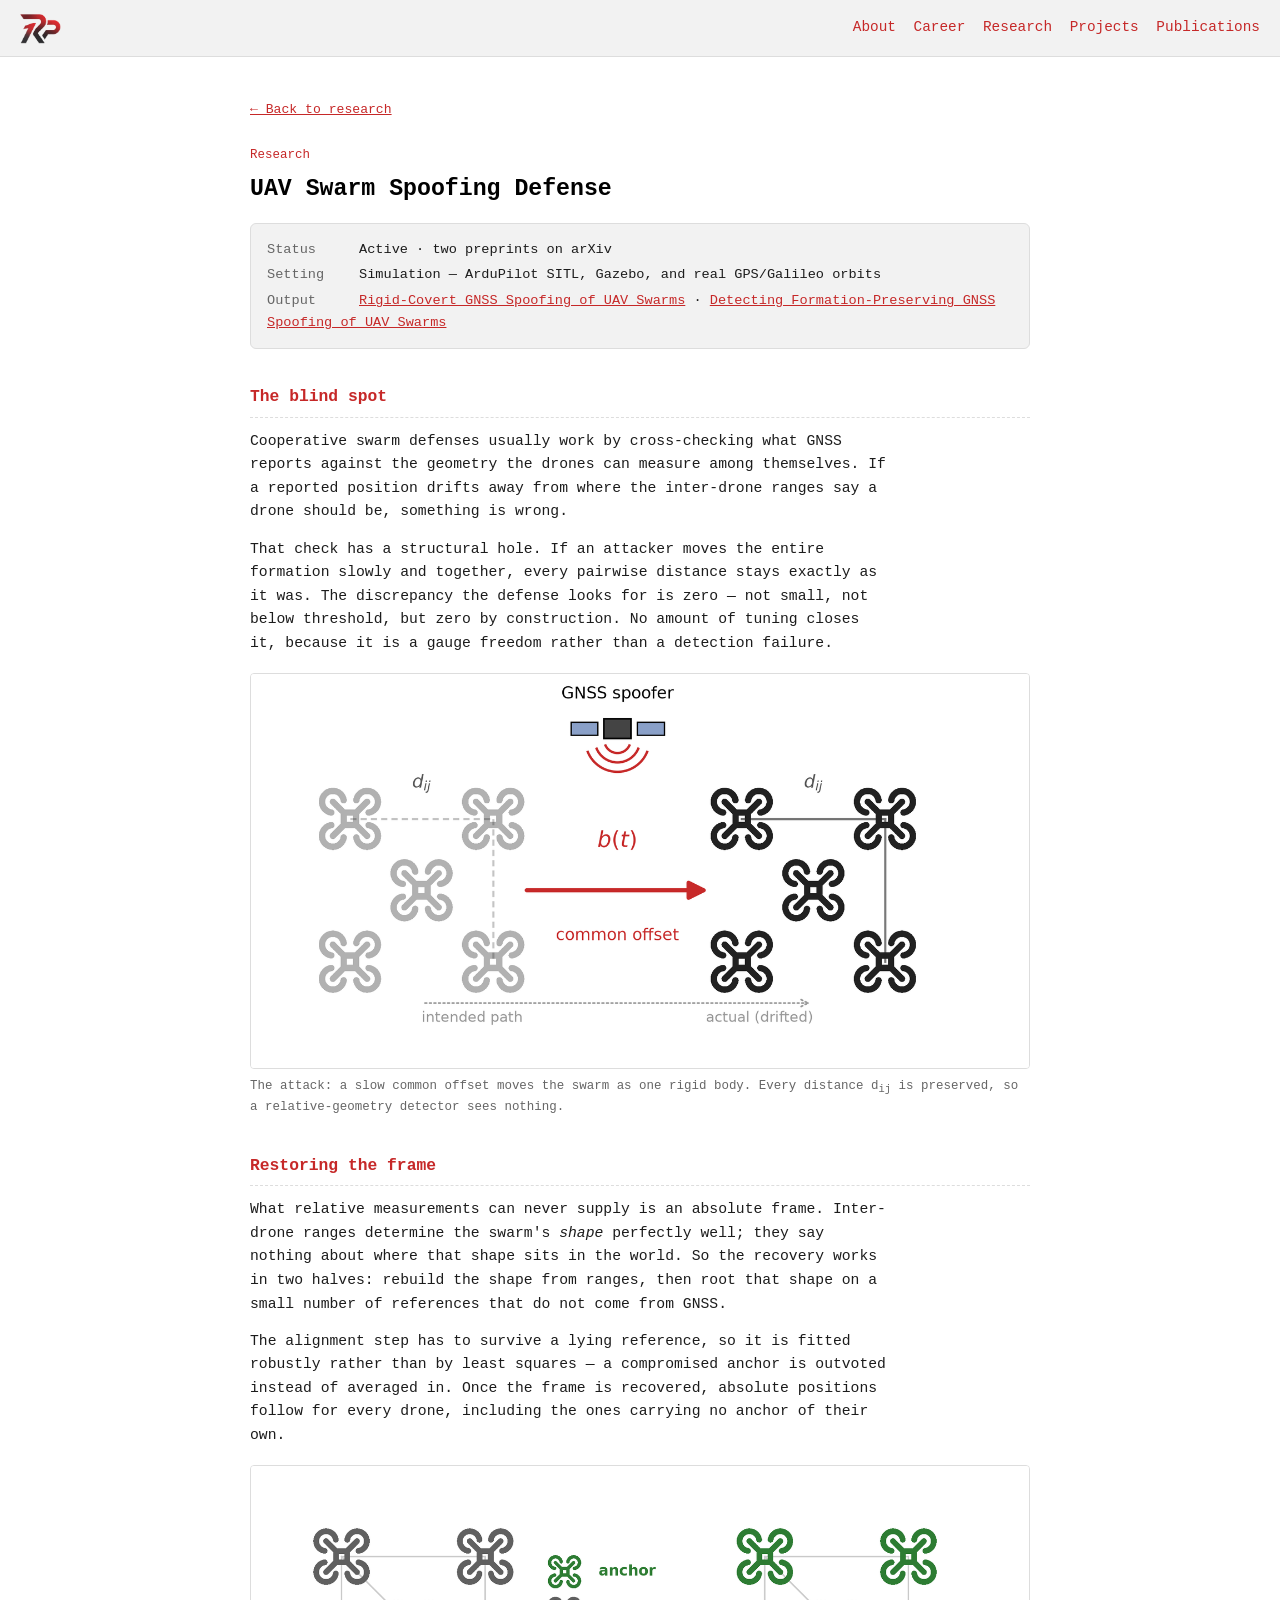
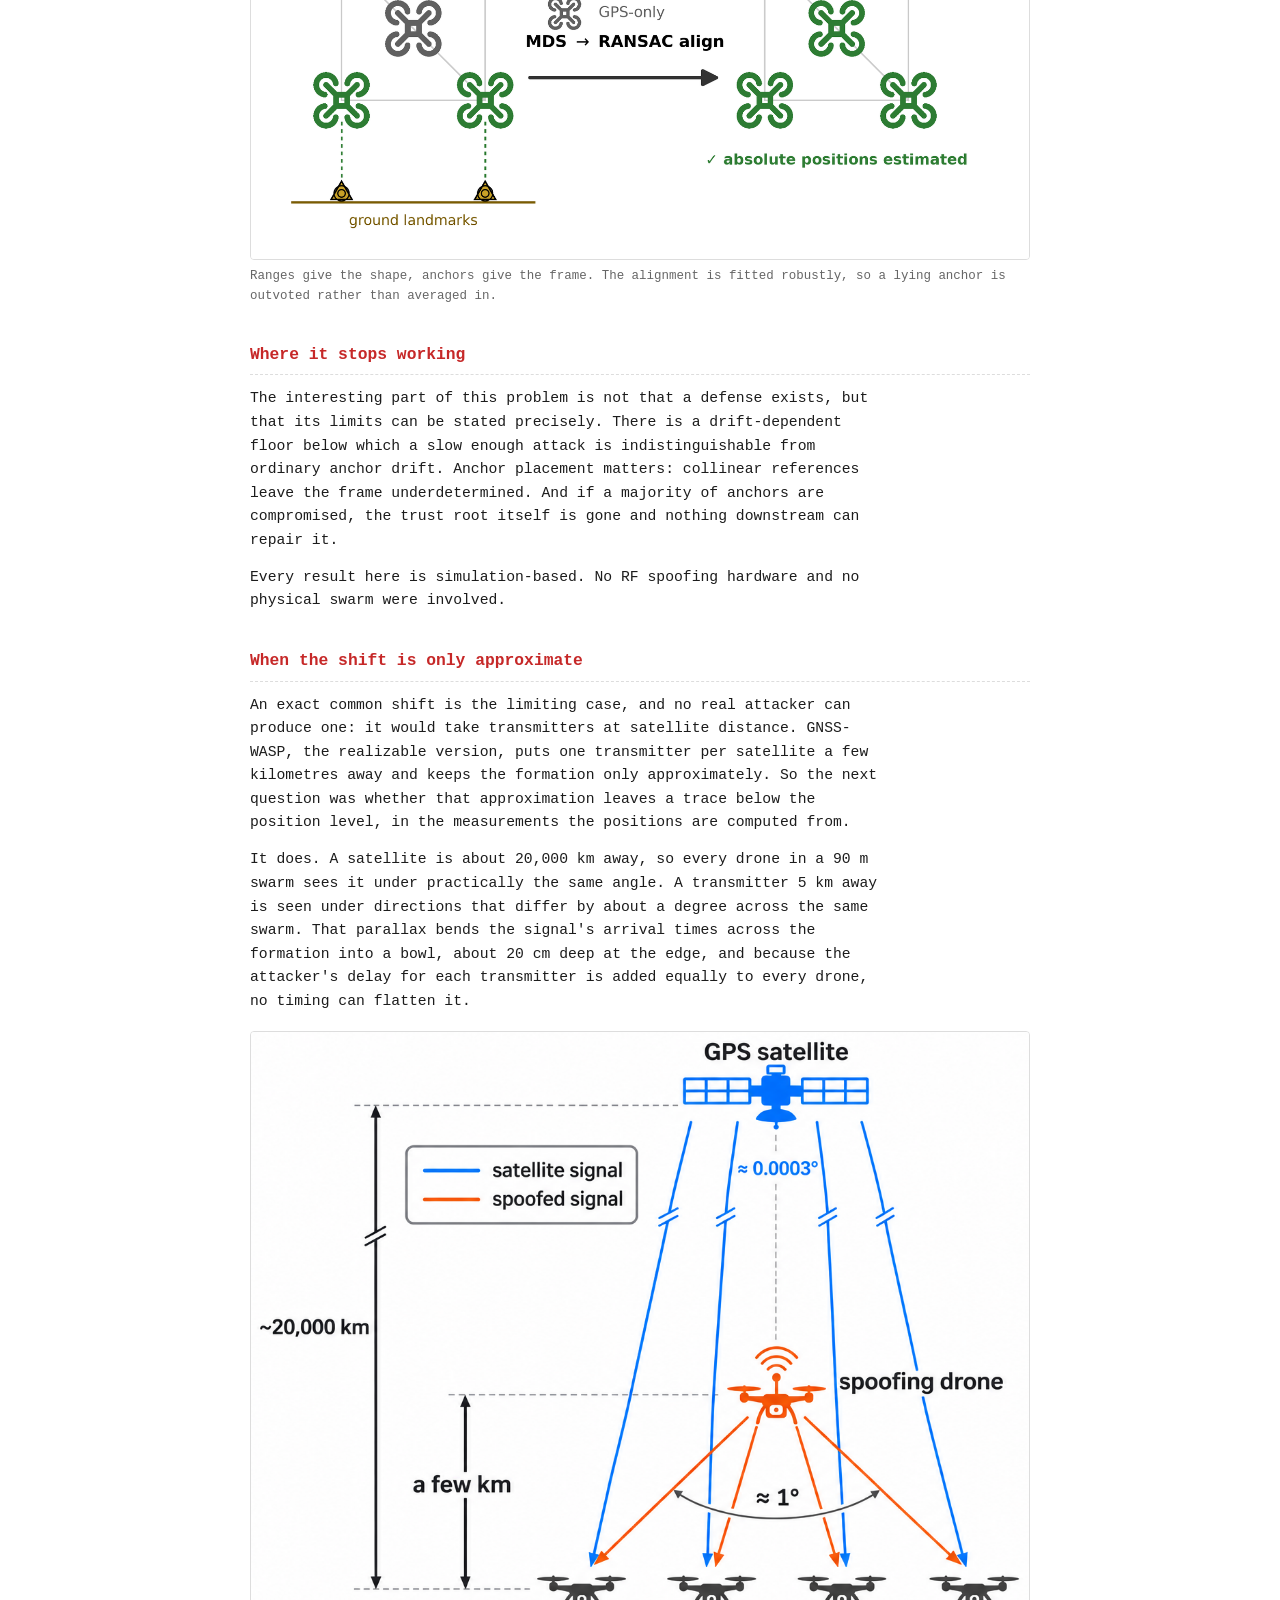
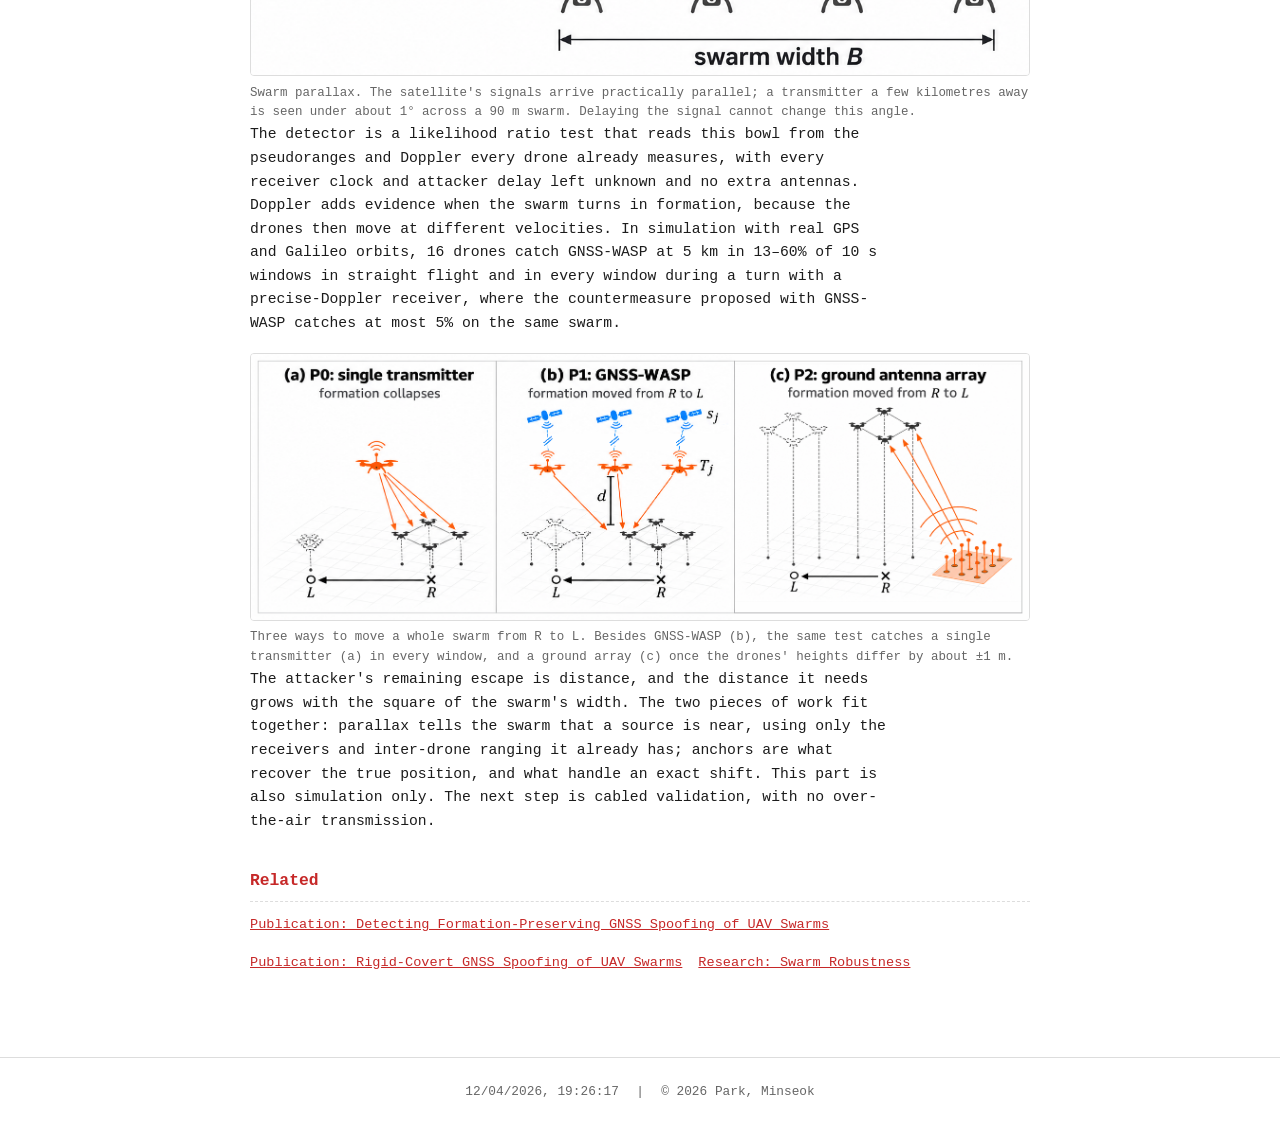
<file: research/uav-swarm-spoofing.html>
<!doctype html>
<html lang="en">
<head>
<meta charset="UTF-8">
<meta name="viewport" content="width=device-width, initial-scale=1.0">
<title>UAV Swarm Spoofing Defense — Park, Minseok</title>
<meta name="description" content="Research on GNSS spoofing that shifts a whole UAV formation while preserving inter-drone geometry: detecting it from transmitter parallax, and recovering absolute position from a few trusted anchors.">
<link rel="icon" type="image/png" href="/assets/favicon.png">
<link rel="stylesheet" href="/css/style.css?v=19">
</head>
<body>

<header class="term-bar">
  <a href="/" class="home-btn" aria-label="Home"><img src="/assets/logo.png" alt="Home" class="home-logo"></a>
  <nav class="term-nav">
    <a href="/#about">About</a>
    <a href="/#career">Career</a>
    <a href="/#research">Research</a>
    <a href="/#projects">Projects</a>
    <a href="/#publications">Publications</a>
  </nav>
  <button class="term-nav-toggle" id="navToggle" aria-label="toggle menu">☰</button>
</header>

<main>
  <article class="detail">
    <a href="/#research" class="back-link">← Back to research</a>

    <span class="detail-kicker">Research</span>
    <h1 class="detail-title">UAV Swarm Spoofing Defense</h1>

    <div class="detail-meta">
      <span><span class="label">Status</span><span class="val">Active · two preprints on arXiv</span></span>
      <span><span class="label">Setting</span><span class="val">Simulation — ArduPilot SITL, Gazebo, and real GPS/Galileo orbits</span></span>
      <span><span class="label">Output</span><span class="val"><a href="/publications/rigidshift.html">Rigid-Covert GNSS Spoofing of UAV Swarms</a> · <a href="/publications/swarm-parallax.html">Detecting Formation-Preserving GNSS Spoofing of UAV Swarms</a></span></span>
    </div>

    <section class="detail-section">
      <h2>The blind spot</h2>
      <p>Cooperative swarm defenses usually work by cross-checking what GNSS reports against the
      geometry the drones can measure among themselves. If a reported position drifts away from where
      the inter-drone ranges say a drone should be, something is wrong.</p>
      <p>That check has a structural hole. If an attacker moves the entire formation slowly and
      together, every pairwise distance stays exactly as it was. The discrepancy the defense looks for
      is zero — not small, not below threshold, but zero by construction. No amount of tuning closes it,
      because it is a gauge freedom rather than a detection failure.</p>
      <figure class="detail-figure">
        <img src="/assets/fig-threat.png" alt="A GNSS spoofer applies a slow common offset; the formation drifts off its intended path while every inter-drone distance stays unchanged">
        <figcaption>The attack: a slow common offset moves the swarm as one rigid body. Every distance
        d<sub>ij</sub> is preserved, so a relative-geometry detector sees nothing.</figcaption>
      </figure>
    </section>

    <section class="detail-section">
      <h2>Restoring the frame</h2>
      <p>What relative measurements can never supply is an absolute frame. Inter-drone ranges determine
      the swarm's <em>shape</em> perfectly well; they say nothing about where that shape sits in the
      world. So the recovery works in two halves: rebuild the shape from ranges, then root that shape on
      a small number of references that do not come from GNSS.</p>
      <p>The alignment step has to survive a lying reference, so it is fitted robustly rather than by
      least squares — a compromised anchor is outvoted instead of averaged in. Once the frame is
      recovered, absolute positions follow for every drone, including the ones carrying no anchor of
      their own.</p>
      <figure class="detail-figure">
        <img src="/assets/fig-defense.png" alt="Anchored drones and ground landmarks let an MDS reconstruction be aligned by RANSAC, so absolute positions are estimated for the whole formation">
        <figcaption>Ranges give the shape, anchors give the frame. The alignment is fitted robustly, so
        a lying anchor is outvoted rather than averaged in.</figcaption>
      </figure>
    </section>

    <section class="detail-section">
      <h2>Where it stops working</h2>
      <p>The interesting part of this problem is not that a defense exists, but that its limits can be
      stated precisely. There is a drift-dependent floor below which a slow enough attack is
      indistinguishable from ordinary anchor drift. Anchor placement matters: collinear references leave
      the frame underdetermined. And if a majority of anchors are compromised, the trust root itself is
      gone and nothing downstream can repair it.</p>
      <p>Every result here is simulation-based. No RF spoofing hardware and no physical swarm were
      involved.</p>
    </section>

    <section class="detail-section">
      <h2>When the shift is only approximate</h2>
      <p>An exact common shift is the limiting case, and no real attacker can produce one: it would take
      transmitters at satellite distance. GNSS-WASP, the realizable version, puts one transmitter per
      satellite a few kilometres away and keeps the formation only approximately. So the next question
      was whether that approximation leaves a trace below the position level, in the measurements the
      positions are computed from.</p>
      <p>It does. A satellite is about 20,000 km away, so every drone in a 90 m swarm sees it under
      practically the same angle. A transmitter 5 km away is seen under directions that differ by about
      a degree across the same swarm. That parallax bends the signal's arrival times across the
      formation into a bowl, about 20 cm deep at the edge, and because the attacker's delay for each
      transmitter is added equally to every drone, no timing can flatten it.</p>
      <figure class="detail-figure">
        <img src="/assets/fig-parallax.png" alt="A 90 m swarm sees a GPS satellite about 20,000 km away under about 0.0003 degrees, but a spoofing transmitter a few kilometres away under about 1 degree">
        <figcaption>Swarm parallax. The satellite's signals arrive practically parallel; a transmitter a
        few kilometres away is seen under about 1&deg; across a 90 m swarm. Delaying the signal cannot
        change this angle.</figcaption>
      </figure>
      <p>The detector is a likelihood ratio test that reads this bowl from the pseudoranges and Doppler
      every drone already measures, with every receiver clock and attacker delay left unknown and no
      extra antennas. Doppler adds evidence when the swarm turns in formation, because the drones then
      move at different velocities. In simulation with real GPS and Galileo orbits, 16 drones catch
      GNSS-WASP at 5 km in 13&ndash;60% of 10 s windows in straight flight and in every window during a
      turn with a precise-Doppler receiver, where the countermeasure proposed with GNSS-WASP catches at
      most 5% on the same swarm.</p>
      <figure class="detail-figure">
        <img src="/assets/fig-swarm-spoofing-classes.png" alt="Three ways to spoof a whole swarm: (a) a single transmitter collapses the formation; (b) GNSS-WASP uses one transmitter per satellite and moves the formation from R to L; (c) a ground antenna array moves the formation from R to L">
        <figcaption>Three ways to move a whole swarm from R to L. Besides GNSS-WASP (b), the same test
        catches a single transmitter (a) in every window, and a ground array (c) once the drones' heights
        differ by about &plusmn;1 m.</figcaption>
      </figure>
      <p>The attacker's remaining escape is distance, and the distance it needs grows with the square of
      the swarm's width. The two pieces of work fit together: parallax tells the swarm that a source is
      near, using only the receivers and inter-drone ranging it already has; anchors are what recover the
      true position, and what handle an exact shift. This part is also simulation only. The next step is
      cabled validation, with no over-the-air transmission.</p>
    </section>

    <section class="detail-section">
      <h2>Related</h2>
      <div class="detail-links">
        <a href="/publications/swarm-parallax.html">Publication: Detecting Formation-Preserving GNSS Spoofing of UAV Swarms</a>
        <a href="/publications/rigidshift.html">Publication: Rigid-Covert GNSS Spoofing of UAV Swarms</a>
        <a href="/research/swarm-robustness.html">Research: Swarm Robustness</a>
      </div>
    </section>
  </article>
</main>

<footer class="term-footer">
  <span id="clock"></span>
  <span class="footer-sep">|</span>
  <span>© <span id="year"></span> Park, Minseok</span>
</footer>

<script src="/js/script.js"></script>
</body>
</html>
</file>
<file: css/style.css>
:root {
  --bg: #ffffff;
  --bg-alt: #f2f2f2;
  --fg: #1c1c1c;
  --name: #000000;
  --accent: #c62828;
  --accent-dim: #9e2020;
  --muted: #666666;
  --border: #dddddd;
  --font-mono: "JetBrains Mono", "Fira Code", "SFMono-Regular", Consolas, Menlo, monospace;
}

* { box-sizing: border-box; }

html { scroll-behavior: smooth; }

body {
  margin: 0;
  background: var(--bg);
  color: var(--fg);
  font-family: var(--font-mono);
  line-height: 1.6;
}

a { color: var(--accent); text-decoration: underline; }

.term-nav a, .home-btn { text-decoration: none; }

.term-bar {
  position: sticky;
  top: 0;
  z-index: 10;
  display: flex;
  align-items: center;
  gap: 1.25rem;
  padding: 0.75rem 1.25rem;
  background: var(--bg-alt);
  border-bottom: 1px solid var(--border);
  flex-wrap: wrap;
}

.home-btn {
  display: inline-flex;
  align-items: center;
  line-height: 0;
  opacity: 0.9;
  transition: opacity 0.15s ease;
}

.home-btn:hover {
  opacity: 1;
  text-decoration: none;
}

.home-logo {
  height: 32px;
  width: auto;
  display: block;
}

.term-nav {
  display: flex;
  gap: 1.1rem;
  margin-left: auto;
  font-size: 0.9rem;
}

.term-nav-toggle {
  display: none;
  margin-left: auto;
  background: none;
  border: 1px solid var(--border);
  color: var(--fg);
  font-family: var(--font-mono);
  padding: 0.2rem 0.6rem;
  border-radius: 4px;
  cursor: pointer;
}

main { max-width: 820px; margin: 0 auto; padding: 0 1.25rem; }

.section {
  padding: 3rem 0;
  border-bottom: 1px dashed var(--border);
}

.section:last-child { border-bottom: none; }

.section-title {
  color: var(--accent);
  font-size: 1.3rem;
  margin: 0 0 1.25rem;
}

.hero-body {
  display: flex;
  gap: 2rem;
  align-items: flex-start;
  flex-wrap: wrap;
}

.avatar {
  width: 160px;
  height: 160px;
  border-radius: 6px;
  border: 1px dashed var(--border);
  display: flex;
  align-items: center;
  justify-content: center;
  font-size: 1.5rem;
  color: var(--accent);
  background: var(--bg-alt);
  object-fit: cover;
  flex-shrink: 0;
}

.hero-text { flex: 1; min-width: 250px; }

h1 {
  margin: 0 0 0.5rem;
  font-size: 1.8rem;
  color: var(--name);
}

.cursor {
  color: var(--accent);
  animation: blink 1s step-end infinite;
}

@keyframes blink { 50% { opacity: 0; } }

.role { color: var(--muted); margin: 0 0 0.75rem; }

.bio { max-width: 60ch; }

.badges { display: flex; flex-wrap: wrap; gap: 0.5rem; margin-top: 1rem; }

.badge {
  border: 1px solid var(--border);
  color: var(--accent);
  padding: 0.2rem 0.6rem;
  border-radius: 4px;
  font-size: 0.8rem;
  background: var(--bg-alt);
}

.timeline { list-style: none; margin: 0; padding: 0; }

.timeline li {
  display: flex;
  flex-direction: column;
  gap: 0.15rem;
  padding: 0.9rem 0 0.9rem 1rem;
  border-left: 2px solid var(--border);
  position: relative;
}

.timeline li::before {
  content: "";
  position: absolute;
  left: -5px;
  top: 1.3rem;
  width: 8px;
  height: 8px;
  border-radius: 50%;
  background: var(--accent);
}

.tl-date { color: var(--muted); font-size: 0.8rem; }
.tl-title { font-weight: 600; }
.tl-org { color: var(--muted); font-size: 0.9rem; }

.cards {
  display: grid;
  grid-template-columns: repeat(auto-fit, minmax(240px, 1fr));
  gap: 1rem;
}

.cards.stack { grid-template-columns: 1fr; }

.card {
  border: 1px solid var(--border);
  background: var(--bg-alt);
  border-radius: 6px;
  padding: 1.1rem 1.2rem;
  overflow: hidden;
}

.card-img {
  display: block;
  width: calc(100% + 2.4rem);
  margin: -1.1rem -1.2rem 1rem;
  height: 190px;
  object-fit: cover;
  object-position: center center;
}

.card-img.contain {
  height: 190px;
  object-fit: contain;
  background: var(--bg);
}

.project-desc {
  display: flex;
  gap: 1.25rem;
  align-items: flex-start;
  flex-wrap: wrap;
  margin-top: 0.75rem;
}

.project-desc p { flex: 2; min-width: 260px; margin: 0; color: var(--fg); font-size: 0.92rem; }

.project-img {
  width: 200px;
  max-width: 100%;
  height: 200px;
  object-fit: contain;
  background: var(--bg);
  border: 1px solid var(--border);
  border-radius: 6px;
  flex-shrink: 0;
  margin: 0 auto;
}

.project-figure { margin: 1rem 0 0; }

.project-figure img {
  display: block;
  width: 100%;
  border: 1px solid var(--border);
  border-radius: 4px;
  background: #000;
}

.project-figure figcaption {
  color: var(--muted);
  font-size: 0.78rem;
  margin-top: 0.45rem;
}

.card h3 { margin: 0 0 0.5rem; color: var(--accent); font-size: 1.05rem; }
.card h3 a { display: block; }
.card .proj-link { margin-top: 0.35rem; }
.card p {
  margin: 0;
  color: var(--fg);
  font-size: 0.92rem;
  line-height: 1.65;
  text-wrap: pretty;
  hyphens: none;
}

.proj-meta {
  display: block;
  color: var(--muted);
  font-size: 0.8rem;
  margin-bottom: 0.6rem;
}

.proj-specs {
  list-style: none;
  margin: 1rem 0 0;
  padding: 0;
  display: grid;
  gap: 0.35rem;
  font-size: 0.85rem;
}

.proj-specs .label {
  color: var(--muted);
  display: inline-block;
  width: 90px;
}

.proj-link {
  display: inline-block;
  margin-top: 1rem;
  font-size: 0.85rem;
}

.pub-list { list-style: none; margin: 0; padding: 0; }

.pub-list li {
  display: flex;
  flex-direction: column;
  gap: 0.25rem;
  padding: 1rem;
  border: 1px solid var(--border);
  background: var(--bg-alt);
  border-radius: 6px;
}

.pub-status {
  align-self: flex-start;
  border: 1px solid var(--accent);
  color: var(--accent);
  background: var(--bg);
  padding: 0.1rem 0.55rem;
  border-radius: 4px;
  font-size: 0.72rem;
  margin-bottom: 0.15rem;
}

.pub-status.accepted { border-color: var(--border); color: var(--muted); }

.pub-title { font-weight: 600; }
.pub-title-kr { color: var(--muted); font-size: 0.85rem; }
.pub-note { color: var(--muted); font-size: 0.75rem; font-style: italic; }
.pub-authors { font-size: 0.9rem; margin-top: 0.3rem; }
.pub-venue { color: var(--muted); font-size: 0.88rem; }
.pub-summary { font-size: 0.86rem; margin-top: 0.35rem; max-width: 68ch; }
.pub-dates { color: var(--muted); font-size: 0.78rem; }
.pub-funding { color: var(--muted); font-size: 0.78rem; }

.contact-line { margin-top: 1.25rem; color: var(--muted); font-size: 0.9rem; }
.contact-sep { margin: 0 0.35rem; color: var(--border); }

.term-footer {
  text-align: center;
  padding: 1.5rem;
  color: var(--muted);
  font-size: 0.8rem;
  border-top: 1px solid var(--border);
}

.footer-sep { margin: 0 0.6rem; }

@media (max-width: 640px) {
  .term-nav {
    display: none;
    width: 100%;
    order: 3;
    flex-direction: column;
    gap: 0.6rem;
    margin-top: 0.75rem;
  }
  .term-nav.open { display: flex; }
  .term-nav-toggle { display: block; }
}
/* ---------- detail pages ---------- */

.detail { padding: 2.5rem 0 3rem; }

.back-link { display: inline-block; font-size: 0.82rem; margin-bottom: 1.6rem; }

.detail-kicker {
  display: block;
  color: var(--accent);
  font-size: 0.78rem;
  margin-bottom: 0.55rem;
}

.detail-title {
  margin: 0 0 1.1rem;
  font-size: 1.45rem;
  line-height: 1.35;
  color: var(--name);
}

.detail-title-kr { display: block; color: var(--muted); font-size: 0.9rem; margin-top: 0.35rem; }

.detail-meta {
  display: flex;
  flex-direction: column;
  gap: 0.25rem;
  padding: 0.9rem 1rem;
  margin-bottom: 2.2rem;
  border: 1px solid var(--border);
  background: var(--bg-alt);
  border-radius: 6px;
  font-size: 0.85rem;
  color: var(--muted);
}

.detail-meta .label { color: var(--muted); display: inline-block; width: 92px; }
.detail-meta .val { color: var(--fg); }

.detail-section { margin-bottom: 2.2rem; }

.detail-section h2 {
  color: var(--accent);
  font-size: 1.02rem;
  margin: 0 0 0.75rem;
  padding-bottom: 0.4rem;
  border-bottom: 1px dashed var(--border);
}

.detail-section p { margin: 0 0 0.85rem; font-size: 0.92rem; max-width: 72ch; }
.detail-section ul { margin: 0 0 0.85rem; padding-left: 1.15rem; font-size: 0.92rem; }
.detail-section li { margin-bottom: 0.4rem; }
.detail-section li:last-child { margin-bottom: 0; }

.abstract { border-left: 2px solid var(--accent); padding-left: 1rem; }

.table-scroll { overflow-x: auto; margin-bottom: 0.85rem; }

.data-table { width: 100%; border-collapse: collapse; font-size: 0.84rem; }

.data-table th,
.data-table td { border: 1px solid var(--border); padding: 0.4rem 0.65rem; text-align: left; }

.data-table th { background: var(--bg-alt); color: var(--muted); font-weight: 600; }

.detail-figure { margin: 1.1rem 0 0; }

.detail-figure img {
  display: block;
  width: 100%;
  border: 1px solid var(--border);
  border-radius: 4px;
  background: #000;
}

.detail-figure figcaption { color: var(--muted); font-size: 0.78rem; margin-top: 0.45rem; }

.detail-links { display: flex; flex-wrap: wrap; gap: 1rem; font-size: 0.85rem; }

.card-link { color: inherit; text-decoration: none; }
.card-link:hover { text-decoration: underline; }

.detail-cta { display: inline-block; margin-top: 1rem; font-size: 0.85rem; }

.detail-hero {
  display: flex;
  gap: 1.6rem;
  align-items: flex-start;
  flex-wrap: wrap;
  margin-bottom: 2.2rem;
}

.detail-hero .avatar { width: 150px; height: 150px; }
.detail-hero .detail-meta { flex: 1; min-width: 260px; margin-bottom: 0; }

.detail-section .timeline li { padding-top: 0.7rem; padding-bottom: 0.7rem; }
.detail-section .timeline li::before { top: 1.1rem; }
.detail-note { color: var(--muted); font-size: 0.82rem; margin-top: 0.9rem; }

.pub-list .proj-link { align-self: flex-start; margin-top: 0.6rem; }

.res-list { list-style: none; margin: 0; padding: 0; display: grid; gap: 0.2rem; }

.res-list li {
  padding: 1.15rem 0;
  border-bottom: 1px dashed var(--border);
}

.res-list li:last-child { border-bottom: none; }

.res-title {
  display: inline-block;
  color: var(--accent);
  font-size: 1.05rem;
  font-weight: 600;
  text-decoration: none;
  margin-bottom: 0.35rem;
}

.res-title::after { content: " →"; }
.res-title:hover { text-decoration: underline; }

.res-list p { margin: 0; font-size: 0.92rem; max-width: 74ch; color: var(--fg); }
</file>
